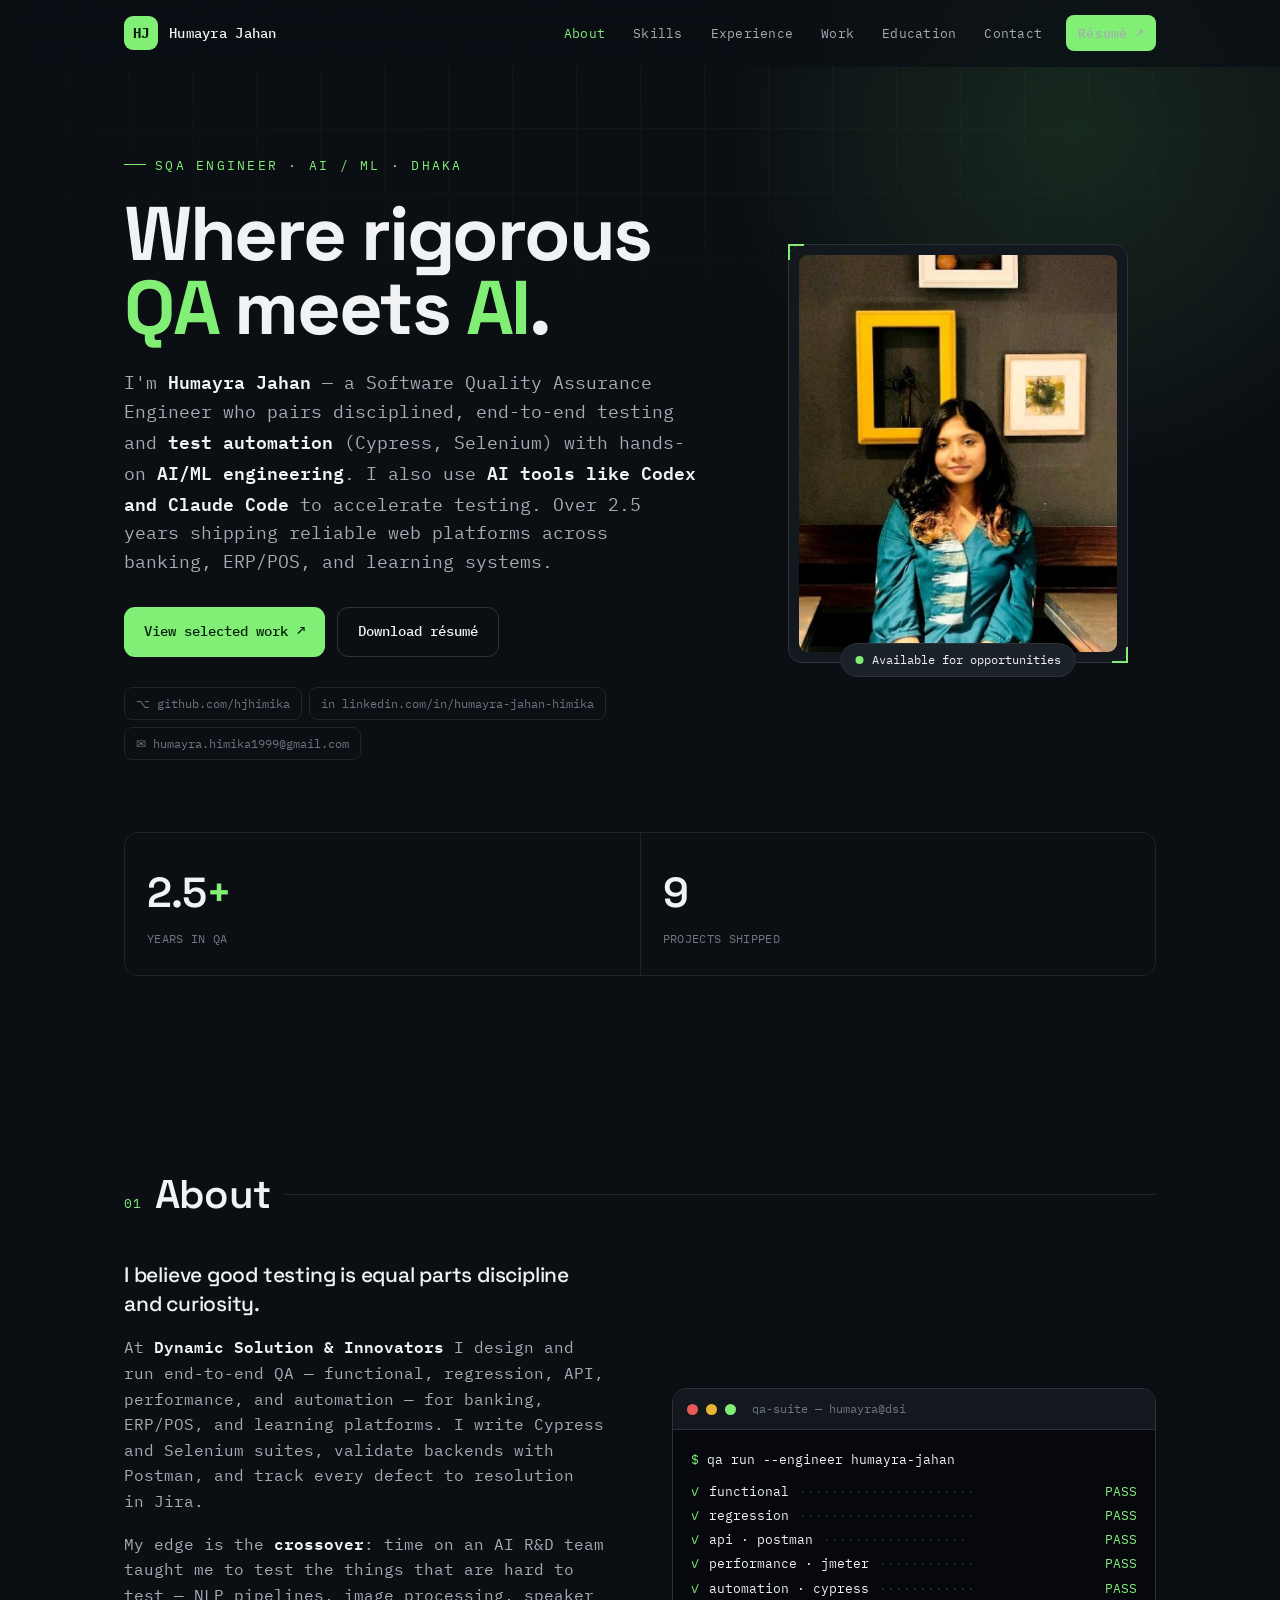
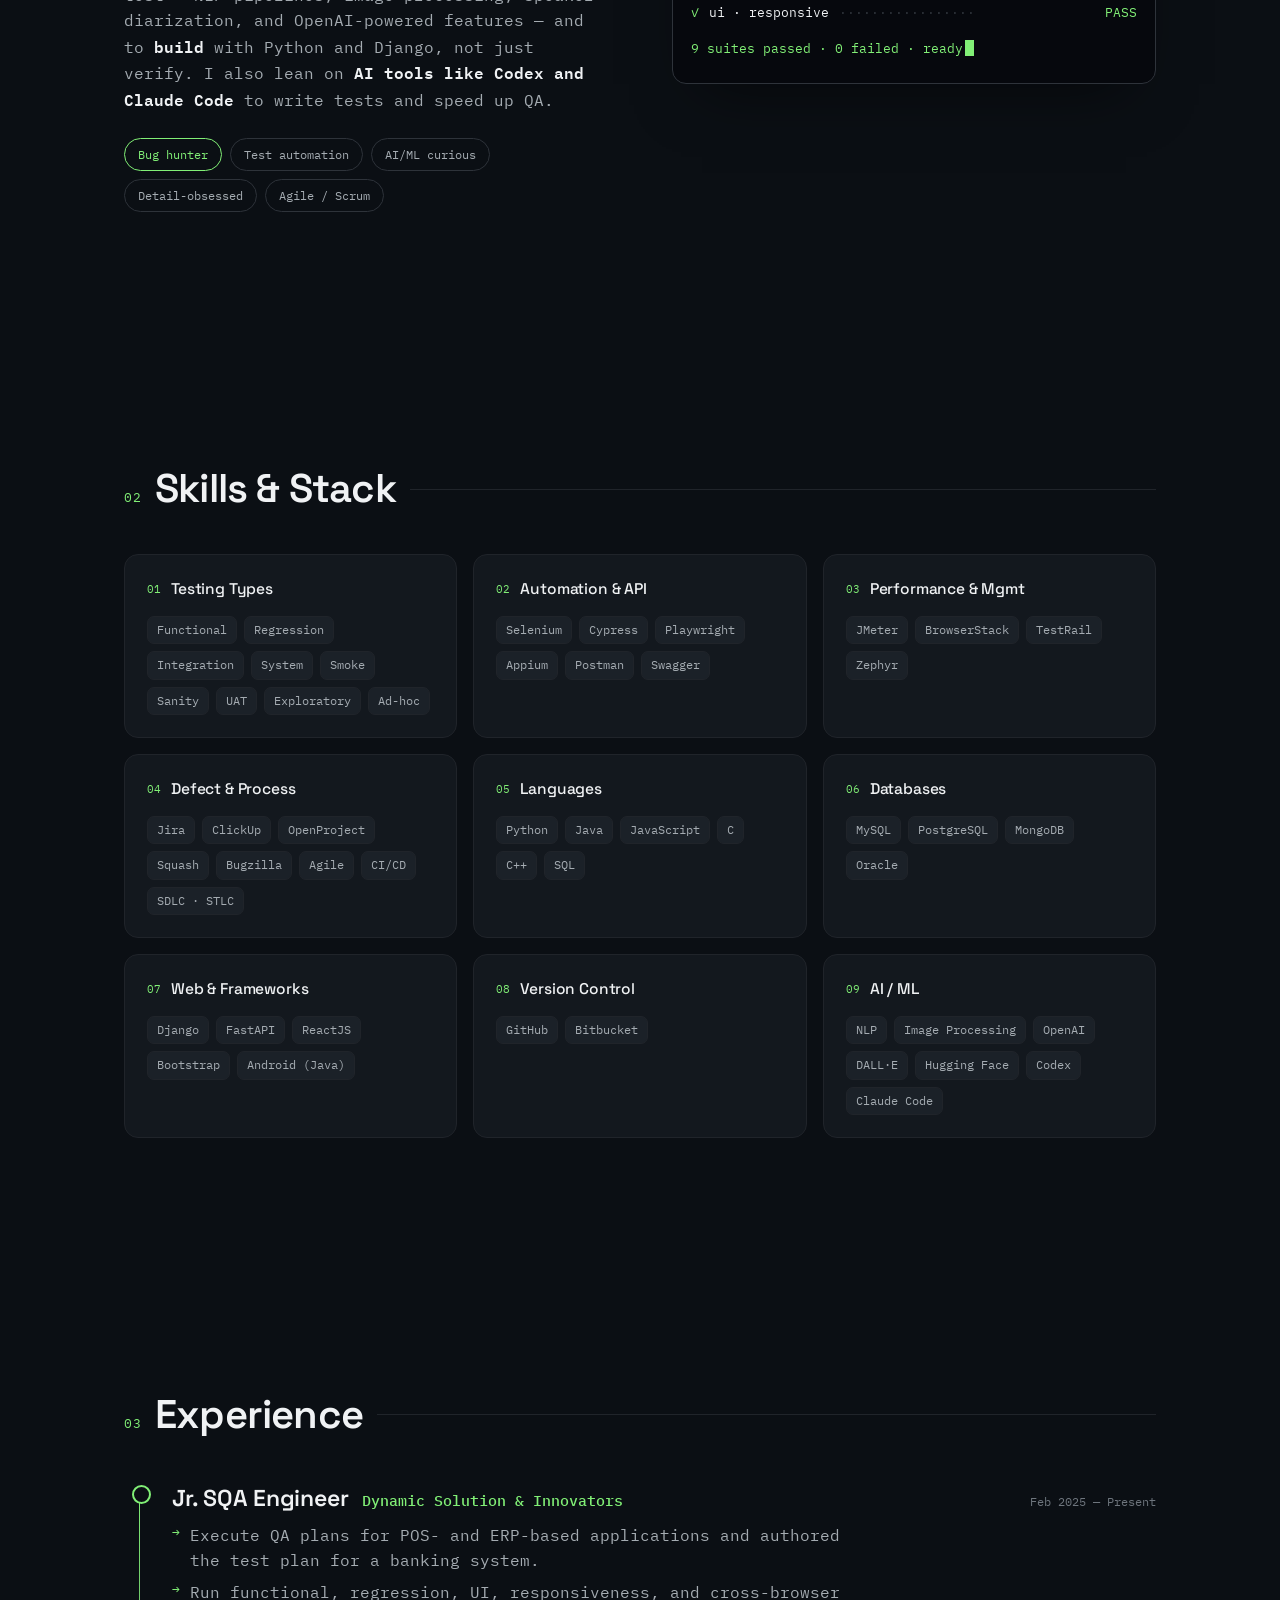
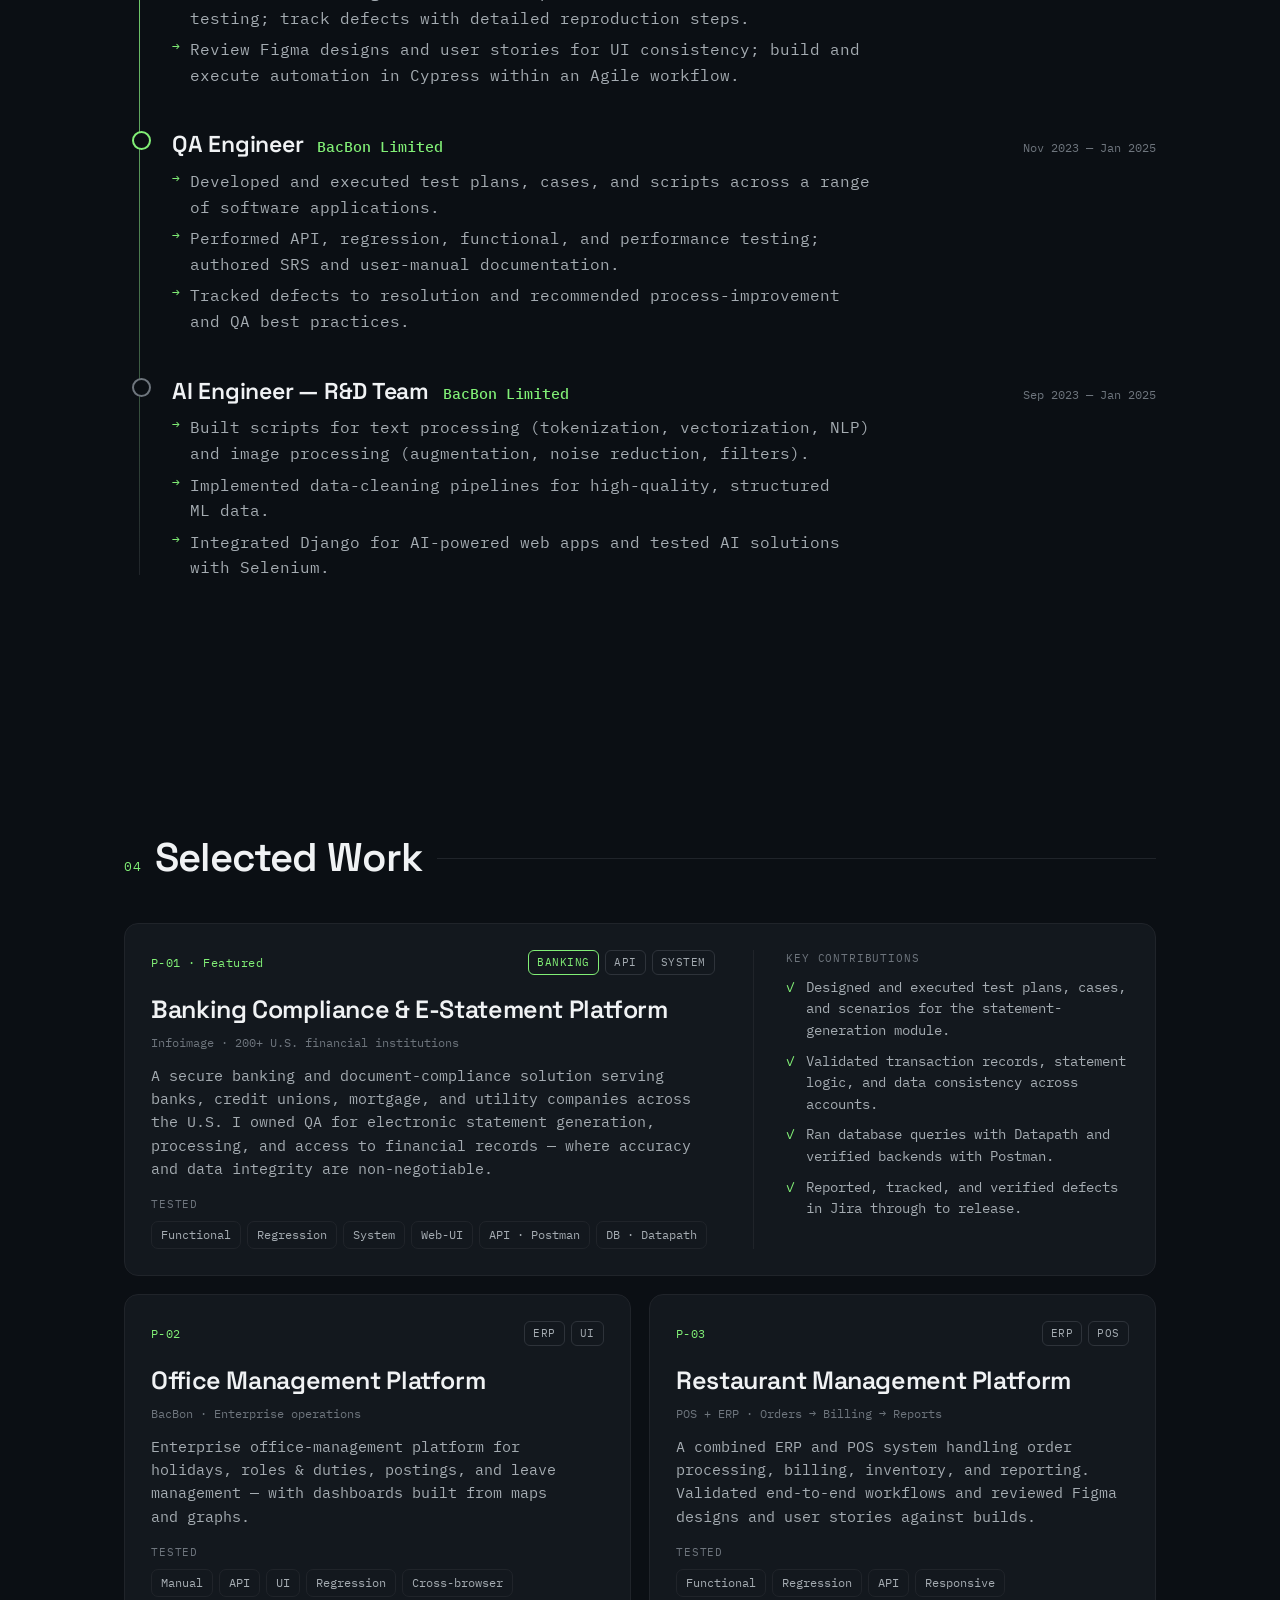
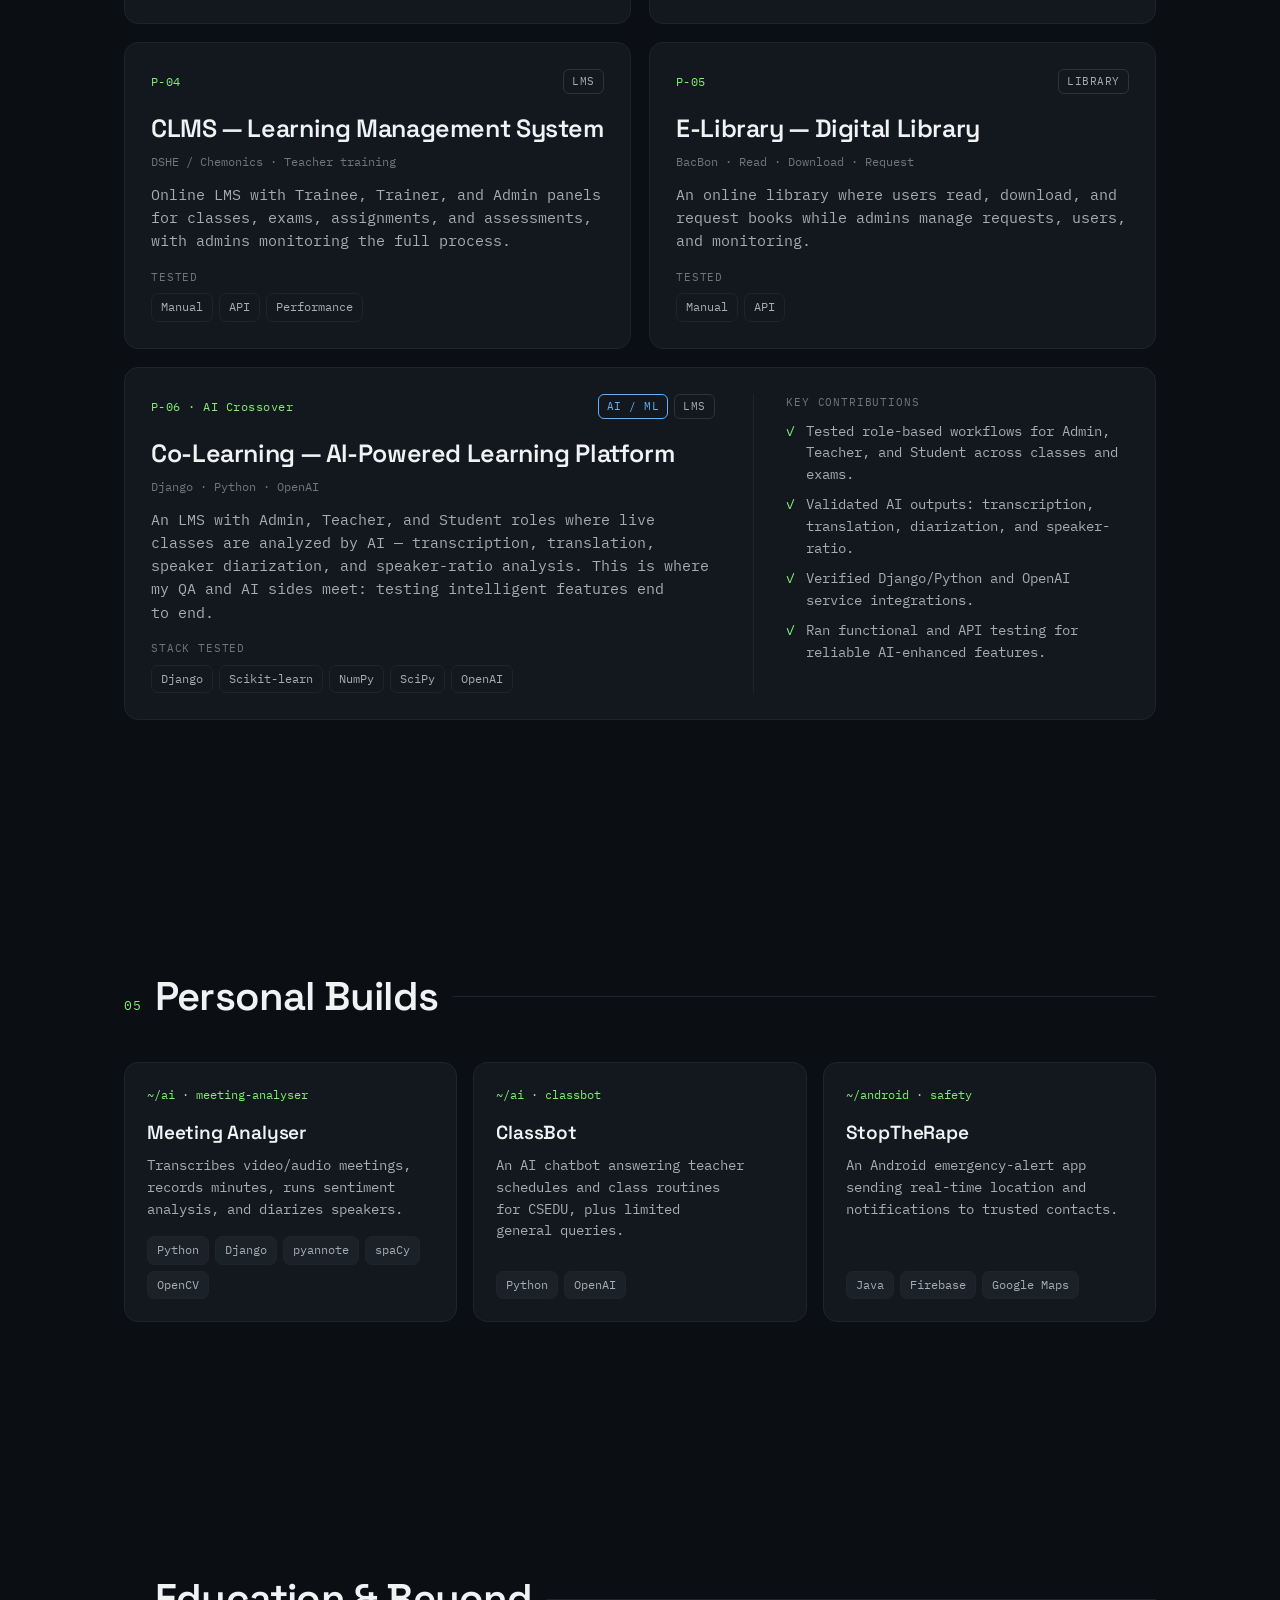
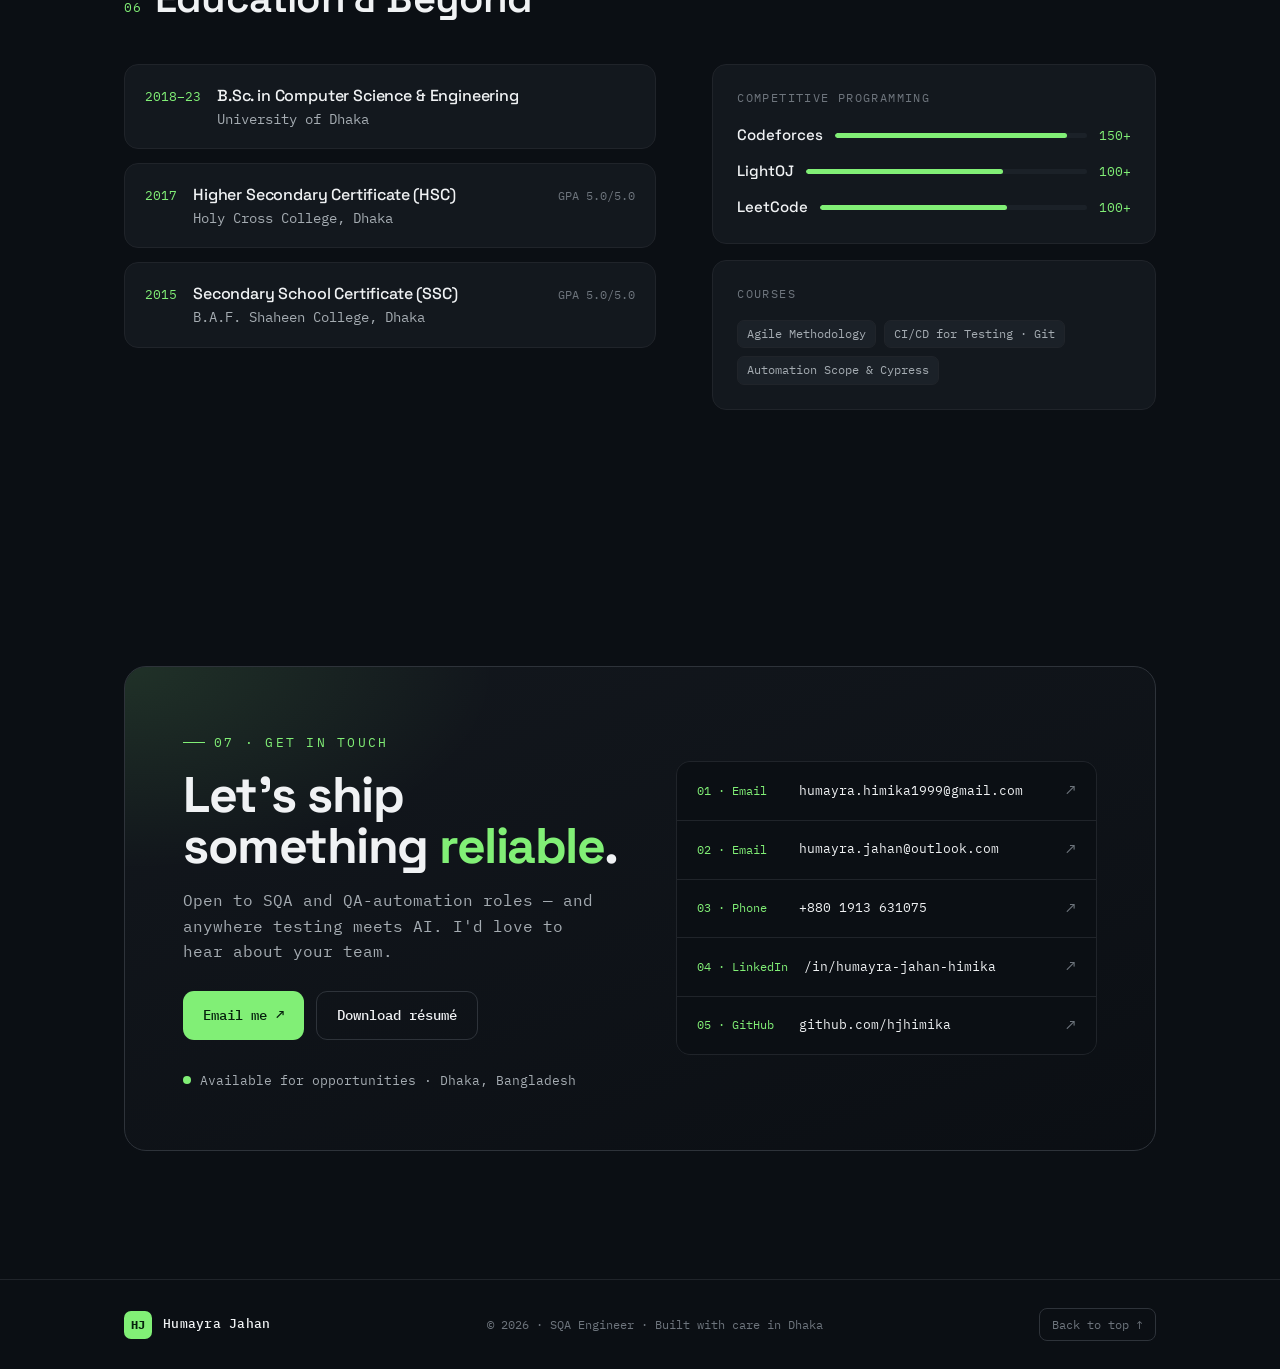
<file: index.html>
<!DOCTYPE html>
<html lang="en">
<head>
<meta charset="UTF-8">
<meta name="viewport" content="width=device-width, initial-scale=1.0">
<title>Humayra Jahan — SQA Engineer</title>
<meta name="description" content="Humayra Jahan — SQA Engineer pairing rigorous end-to-end testing with applied AI/ML. Based in Dhaka.">
<script>document.documentElement.className += ' js';</script>
<link rel="preconnect" href="https://fonts.googleapis.com">
<link rel="preconnect" href="https://fonts.gstatic.com" crossorigin>
<link href="https://fonts.googleapis.com/css2?family=Space+Grotesk:wght@400;500;600;700&family=IBM+Plex+Sans:wght@300;400;500;600&family=IBM+Plex+Mono:wght@400;500;600&display=swap" rel="stylesheet">
<link rel="stylesheet" href="portfolio.css">
</head>
<body style="font-family: &quot;IBM Plex Mono&quot;">

<div class="grid-bg"></div>
<div class="glow"></div>

<!-- ============ NAV ============ -->
<nav class="nav">
  <div class="container nav-inner">
    <a class="brand" href="#top">
      <span class="mono-mark">HJ</span>
      <span class="b-name">Humayra Jahan</span>
    </a>
    <div class="nav-links">
      <a href="#about">About</a>
      <a href="#skills">Skills</a>
      <a href="#experience">Experience</a>
      <a href="#work">Work</a>
      <a href="#education">Education</a>
      <a href="#contact">Contact</a>
      <a class="nav-cta" href="resume.html" target="_blank" rel="noopener">Résumé ↗</a>
    </div>
    <button class="menu-btn" aria-label="Menu">☰</button>
  </div>
</nav>

<main>

  <!-- ============ HERO ============ -->
  <header class="hero container" id="top">
    <div class="hero-grid">
      <div class="hero-text">
        <div class="hero-eyebrow eyebrow reveal">SQA Engineer · AI / ML · Dhaka</div>
        <h1 class="reveal" data-d="1">Where rigorous <span class="grn">QA</span> meets <span class="grn">AI</span>.</h1>
        <p class="hero-lead reveal" data-d="2">I'm <b>Humayra Jahan</b> — a Software Quality Assurance Engineer who pairs disciplined, end-to-end testing and <b>test automation</b> (Cypress, Selenium) with hands-on <b>AI/ML engineering</b>. I also use <b>AI tools like Codex and Claude Code</b> to accelerate testing. Over 2.5 years shipping reliable web platforms across banking, ERP/POS, and learning systems.</p>
        <div class="hero-cta reveal" data-d="3">
          <a class="btn btn-primary" href="#work">View selected work <span class="arrow">↗</span></a>
          <a class="btn btn-ghost" href="resume.html" target="_blank" rel="noopener">Download résumé</a>
        </div>
        <div class="hero-socials reveal" data-d="4">
          <a href="https://github.com/hjhimika" target="_blank" rel="noopener">⌥ github.com/hjhimika</a>
          <a href="https://linkedin.com/in/humayra-jahan-himika/" target="_blank" rel="noopener">in linkedin.com/in/humayra-jahan-himika</a>
          <a href="mailto:humayra.himika1999@gmail.com">✉ humayra.himika1999@gmail.com</a>
        </div>
      </div>

      <div class="hero-photo reveal" data-d="2">
        <div class="photo-frame">
          <img class="portrait" src="assets/humayra-photo.jpg" alt="Humayra Jahan">
        </div>
        <div class="photo-tag"><span class="dot"></span> Available for opportunities</div>
      </div>
    </div>

    <!-- stats -->
    <div class="stats reveal" data-count>
      <div class="stat"><div class="num"><span data-target="2.5" data-dec="1">0</span><span class="grn">+</span></div><div class="lbl">Years in QA</div></div>
      <div class="stat"><div class="num"><span data-target="9">0</span></div><div class="lbl">Projects shipped</div></div>
    </div>
  </header>

  <!-- ============ ABOUT ============ -->
  <section id="about" class="container">
    <div class="sec-head reveal">
      <span class="sec-index">01</span>
      <h2 class="sec-title">About</h2>
      <span class="sec-rule"></span>
    </div>
    <div class="about-grid">
      <div class="about-body reveal">
        <p class="lead">I believe good testing is equal parts discipline and curiosity.</p>
        <p>At <b>Dynamic Solution &amp; Innovators</b> I design and run end-to-end QA — functional, regression, API, performance, and automation — for banking, ERP/POS, and learning platforms. I write Cypress and Selenium suites, validate backends with Postman, and track every defect to resolution in Jira.</p>
        <p>My edge is the <b>crossover</b>: time on an AI R&amp;D team taught me to test the things that are hard to test — NLP pipelines, image processing, speaker diarization, and OpenAI-powered features — and to <b>build</b> with Python and Django, not just verify. I also lean on <b>AI tools like Codex and Claude Code</b> to write tests and speed up QA.</p>
        <div class="about-tags">
          <span class="t grn">Bug hunter</span>
          <span class="t">Test automation</span>
          <span class="t">AI/ML curious</span>
          <span class="t">Detail-obsessed</span>
          <span class="t">Agile / Scrum</span>
        </div>
      </div>
      <div class="terminal reveal" data-d="1">
        <div class="term-bar"><i></i><i></i><i></i><span>qa-suite — humayra@dsi</span></div>
        <div class="term-body">
          <div class="cmd"><span class="pr">$</span> qa run --engineer humayra-jahan</div>
          <div class="term-line"><span class="ok">✓</span><span class="nm">functional</span><span class="dots">······················</span><span class="ok">PASS</span></div>
          <div class="term-line"><span class="ok">✓</span><span class="nm">regression</span><span class="dots">······················</span><span class="ok">PASS</span></div>
          <div class="term-line"><span class="ok">✓</span><span class="nm">api · postman</span><span class="dots">··················</span><span class="ok">PASS</span></div>
          <div class="term-line"><span class="ok">✓</span><span class="nm">performance · jmeter</span><span class="dots">············</span><span class="ok">PASS</span></div>
          <div class="term-line"><span class="ok">✓</span><span class="nm">automation · cypress</span><span class="dots">············</span><span class="ok">PASS</span></div>
          <div class="term-line"><span class="ok">✓</span><span class="nm">ui · responsive</span><span class="dots">·················</span><span class="ok">PASS</span></div>
          <div class="term-pass">9 suites passed · 0 failed · ready<span class="term-cursor"></span></div>
        </div>
      </div>
    </div>
  </section>

  <!-- ============ SKILLS ============ -->
  <section id="skills" class="container">
    <div class="sec-head reveal">
      <span class="sec-index">02</span>
      <h2 class="sec-title">Skills &amp; Stack</h2>
      <span class="sec-rule"></span>
    </div>
    <div class="skills-grid">
      <div class="skill-card reveal"><div class="sc-head"><span class="sc-num">01</span><span class="sc-cat">Testing Types</span></div><div class="chips"><span class="chip">Functional</span><span class="chip">Regression</span><span class="chip">Integration</span><span class="chip">System</span><span class="chip">Smoke</span><span class="chip">Sanity</span><span class="chip">UAT</span><span class="chip">Exploratory</span><span class="chip">Ad-hoc</span></div></div>
      <div class="skill-card reveal" data-d="1"><div class="sc-head"><span class="sc-num">02</span><span class="sc-cat">Automation &amp; API</span></div><div class="chips"><span class="chip">Selenium</span><span class="chip">Cypress</span><span class="chip">Playwright</span><span class="chip">Appium</span><span class="chip">Postman</span><span class="chip">Swagger</span></div></div>
      <div class="skill-card reveal" data-d="2"><div class="sc-head"><span class="sc-num">03</span><span class="sc-cat">Performance &amp; Mgmt</span></div><div class="chips"><span class="chip">JMeter</span><span class="chip">BrowserStack</span><span class="chip">TestRail</span><span class="chip">Zephyr</span></div></div>
      <div class="skill-card reveal"><div class="sc-head"><span class="sc-num">04</span><span class="sc-cat">Defect &amp; Process</span></div><div class="chips"><span class="chip">Jira</span><span class="chip">ClickUp</span><span class="chip">OpenProject</span><span class="chip">Squash</span><span class="chip">Bugzilla</span><span class="chip">Agile</span><span class="chip">CI/CD</span><span class="chip">SDLC · STLC</span></div></div>
      <div class="skill-card reveal" data-d="1"><div class="sc-head"><span class="sc-num">05</span><span class="sc-cat">Languages</span></div><div class="chips"><span class="chip">Python</span><span class="chip">Java</span><span class="chip">JavaScript</span><span class="chip">C</span><span class="chip">C++</span><span class="chip">SQL</span></div></div>
      <div class="skill-card reveal" data-d="2"><div class="sc-head"><span class="sc-num">06</span><span class="sc-cat">Databases</span></div><div class="chips"><span class="chip">MySQL</span><span class="chip">PostgreSQL</span><span class="chip">MongoDB</span><span class="chip">Oracle</span></div></div>
      <div class="skill-card reveal"><div class="sc-head"><span class="sc-num">07</span><span class="sc-cat">Web &amp; Frameworks</span></div><div class="chips"><span class="chip">Django</span><span class="chip">FastAPI</span><span class="chip">ReactJS</span><span class="chip">Bootstrap</span><span class="chip">Android (Java)</span></div></div>
      <div class="skill-card reveal" data-d="1"><div class="sc-head"><span class="sc-num">08</span><span class="sc-cat">Version Control</span></div><div class="chips"><span class="chip">GitHub</span><span class="chip">Bitbucket</span></div></div>
      <div class="skill-card reveal" data-d="2"><div class="sc-head"><span class="sc-num">09</span><span class="sc-cat">AI / ML</span></div><div class="chips"><span class="chip">NLP</span><span class="chip">Image Processing</span><span class="chip">OpenAI</span><span class="chip">DALL·E</span><span class="chip">Hugging Face</span><span class="chip">Codex</span><span class="chip">Claude Code</span></div></div>
    </div>
  </section>

  <!-- ============ EXPERIENCE ============ -->
  <section id="experience" class="container">
    <div class="sec-head reveal">
      <span class="sec-index">03</span>
      <h2 class="sec-title">Experience</h2>
      <span class="sec-rule"></span>
    </div>
    <div class="timeline">
      <div class="tl-item reveal">
        <div class="tl-head">
          <span class="tl-role">Jr. SQA Engineer</span>
          <span class="tl-co">Dynamic Solution &amp; Innovators</span>
          <span class="tl-date">Feb 2025 — Present</span>
        </div>
        <ul class="tl-body">
          <li>Execute QA plans for POS- and ERP-based applications and authored the test plan for a banking system.</li>
          <li>Run functional, regression, UI, responsiveness, and cross-browser testing; track defects with detailed reproduction steps.</li>
          <li>Review Figma designs and user stories for UI consistency; build and execute automation in Cypress within an Agile workflow.</li>
        </ul>
      </div>
      <div class="tl-item reveal">
        <div class="tl-head">
          <span class="tl-role">QA Engineer</span>
          <span class="tl-co">BacBon Limited</span>
          <span class="tl-date">Nov 2023 — Jan 2025</span>
        </div>
        <ul class="tl-body">
          <li>Developed and executed test plans, cases, and scripts across a range of software applications.</li>
          <li>Performed API, regression, functional, and performance testing; authored SRS and user-manual documentation.</li>
          <li>Tracked defects to resolution and recommended process-improvement and QA best practices.</li>
        </ul>
      </div>
      <div class="tl-item dim reveal">
        <div class="tl-head">
          <span class="tl-role">AI Engineer — R&amp;D Team</span>
          <span class="tl-co">BacBon Limited</span>
          <span class="tl-date">Sep 2023 — Jan 2025</span>
        </div>
        <ul class="tl-body">
          <li>Built scripts for text processing (tokenization, vectorization, NLP) and image processing (augmentation, noise reduction, filters).</li>
          <li>Implemented data-cleaning pipelines for high-quality, structured ML data.</li>
          <li>Integrated Django for AI-powered web apps and tested AI solutions with Selenium.</li>
        </ul>
      </div>
    </div>
  </section>

  <!-- ============ WORK (QA PROJECTS) ============ -->
  <section id="work" class="container">
    <div class="sec-head reveal">
      <span class="sec-index">04</span>
      <h2 class="sec-title">Selected Work</h2>
      <span class="sec-rule"></span>
    </div>
    <div class="proj-grid">

      <!-- Feature: Banking -->
      <article class="proj-card feature reveal">
        <div class="feature-inner">
          <div>
            <div class="proj-top">
              <span class="proj-id">P-01 · Featured</span>
              <div class="proj-tags"><span class="tag grn">Banking</span><span class="tag">API</span><span class="tag">System</span></div>
            </div>
            <h3 class="proj-name">Banking Compliance &amp; E-Statement Platform</h3>
            <div class="proj-meta">Infoimage · 200+ U.S. financial institutions</div>
            <p class="proj-desc">A secure banking and document-compliance solution serving banks, credit unions, mortgage, and utility companies across the U.S. I owned QA for electronic statement generation, processing, and access to financial records — where accuracy and data integrity are non-negotiable.</p>
            <div class="proj-foot">
              <div class="lbl">Tested</div>
              <div class="stack-row"><span class="chip">Functional</span><span class="chip">Regression</span><span class="chip">System</span><span class="chip">Web-UI</span><span class="chip">API · Postman</span><span class="chip">DB · Datapath</span></div>
            </div>
          </div>
          <div class="feature-side">
            <div class="lbl">Key contributions</div>
            <ul>
              <li>Designed and executed test plans, cases, and scenarios for the statement-generation module.</li>
              <li>Validated transaction records, statement logic, and data consistency across accounts.</li>
              <li>Ran database queries with Datapath and verified backends with Postman.</li>
              <li>Reported, tracked, and verified defects in Jira through to release.</li>
            </ul>
          </div>
        </div>
      </article>

      <!-- Card: ERP Office -->
      <article class="proj-card reveal">
        <div class="proj-top"><span class="proj-id">P-02</span><div class="proj-tags"><span class="tag">ERP</span><span class="tag">UI</span></div></div>
        <h3 class="proj-name">Office Management Platform</h3>
        <div class="proj-meta">BacBon · Enterprise operations</div>
        <p class="proj-desc">Enterprise office-management platform for holidays, roles &amp; duties, postings, and leave management — with dashboards built from maps and graphs.</p>
        <div class="proj-foot"><div class="lbl">Tested</div><div class="stack-row"><span class="chip">Manual</span><span class="chip">API</span><span class="chip">UI</span><span class="chip">Regression</span><span class="chip">Cross-browser</span></div></div>
      </article>

      <!-- Card: Restaurant -->
      <article class="proj-card reveal" data-d="1">
        <div class="proj-top"><span class="proj-id">P-03</span><div class="proj-tags"><span class="tag">ERP</span><span class="tag">POS</span></div></div>
        <h3 class="proj-name">Restaurant Management Platform</h3>
        <div class="proj-meta">POS + ERP · Orders → Billing → Reports</div>
        <p class="proj-desc">A combined ERP and POS system handling order processing, billing, inventory, and reporting. Validated end-to-end workflows and reviewed Figma designs and user stories against builds.</p>
        <div class="proj-foot"><div class="lbl">Tested</div><div class="stack-row"><span class="chip">Functional</span><span class="chip">Regression</span><span class="chip">API</span><span class="chip">Responsive</span></div></div>
      </article>

      <!-- Card: CLMS -->
      <article class="proj-card reveal">
        <div class="proj-top"><span class="proj-id">P-04</span><div class="proj-tags"><span class="tag">LMS</span></div></div>
        <h3 class="proj-name">CLMS — Learning Management System</h3>
        <div class="proj-meta">DSHE / Chemonics · Teacher training</div>
        <p class="proj-desc">Online LMS with Trainee, Trainer, and Admin panels for classes, exams, assignments, and assessments, with admins monitoring the full process.</p>
        <div class="proj-foot"><div class="lbl">Tested</div><div class="stack-row"><span class="chip">Manual</span><span class="chip">API</span><span class="chip">Performance</span></div></div>
      </article>

      <!-- Card: E-Library -->
      <article class="proj-card reveal" data-d="1">
        <div class="proj-top"><span class="proj-id">P-05</span><div class="proj-tags"><span class="tag">Library</span></div></div>
        <h3 class="proj-name">E-Library — Digital Library</h3>
        <div class="proj-meta">BacBon · Read · Download · Request</div>
        <p class="proj-desc">An online library where users read, download, and request books while admins manage requests, users, and monitoring.</p>
        <div class="proj-foot"><div class="lbl">Tested</div><div class="stack-row"><span class="chip">Manual</span><span class="chip">API</span></div></div>
      </article>

      <!-- Feature: Co-Learning (AI) -->
      <article class="proj-card feature reveal">
        <div class="feature-inner">
          <div>
            <div class="proj-top">
              <span class="proj-id">P-06 · AI Crossover</span>
              <div class="proj-tags"><span class="tag ai">AI / ML</span><span class="tag">LMS</span></div>
            </div>
            <h3 class="proj-name">Co-Learning — AI-Powered Learning Platform</h3>
            <div class="proj-meta">Django · Python · OpenAI</div>
            <p class="proj-desc">An LMS with Admin, Teacher, and Student roles where live classes are analyzed by AI — transcription, translation, speaker diarization, and speaker-ratio analysis. This is where my QA and AI sides meet: testing intelligent features end to end.</p>
            <div class="proj-foot">
              <div class="lbl">Stack tested</div>
              <div class="stack-row"><span class="chip">Django</span><span class="chip">Scikit-learn</span><span class="chip">NumPy</span><span class="chip">SciPy</span><span class="chip">OpenAI</span></div>
            </div>
          </div>
          <div class="feature-side">
            <div class="lbl">Key contributions</div>
            <ul>
              <li>Tested role-based workflows for Admin, Teacher, and Student across classes and exams.</li>
              <li>Validated AI outputs: transcription, translation, diarization, and speaker-ratio.</li>
              <li>Verified Django/Python and OpenAI service integrations.</li>
              <li>Ran functional and API testing for reliable AI-enhanced features.</li>
            </ul>
          </div>
        </div>
      </article>

    </div>
  </section>

  <!-- ============ PERSONAL PROJECTS ============ -->
  <section id="personal" class="container">
    <div class="sec-head reveal">
      <span class="sec-index">05</span>
      <h2 class="sec-title">Personal Builds</h2>
      <span class="sec-rule"></span>
    </div>
    <div class="pp-grid">
      <a class="pp-card reveal" href="https://github.com/hjhimika" target="_blank" rel="noopener">
        <div class="pp-icon">~/ai · meeting-analyser</div>
        <div class="pp-name">Meeting Analyser</div>
        <div class="pp-desc">Transcribes video/audio meetings, records minutes, runs sentiment analysis, and diarizes speakers.</div>
        <div class="pp-stack"><span class="chip">Python</span><span class="chip">Django</span><span class="chip">pyannote</span><span class="chip">spaCy</span><span class="chip">OpenCV</span></div>
      </a>
      <a class="pp-card reveal" data-d="1" href="https://github.com/hjhimika" target="_blank" rel="noopener">
        <div class="pp-icon">~/ai · classbot</div>
        <div class="pp-name">ClassBot</div>
        <div class="pp-desc">An AI chatbot answering teacher schedules and class routines for CSEDU, plus limited general queries.</div>
        <div class="pp-stack"><span class="chip">Python</span><span class="chip">OpenAI</span></div>
      </a>
      <a class="pp-card reveal" data-d="2" href="https://github.com/hjhimika" target="_blank" rel="noopener">
        <div class="pp-icon">~/android · safety</div>
        <div class="pp-name">StopTheRape</div>
        <div class="pp-desc">An Android emergency-alert app sending real-time location and notifications to trusted contacts.</div>
        <div class="pp-stack"><span class="chip">Java</span><span class="chip">Firebase</span><span class="chip">Google Maps</span></div>
      </a>
    </div>
  </section>

  <!-- ============ EDUCATION & BEYOND ============ -->
  <section id="education" class="container">
    <div class="sec-head reveal">
      <span class="sec-index">06</span>
      <h2 class="sec-title">Education &amp; Beyond</h2>
      <span class="sec-rule"></span>
    </div>
    <div class="edu-grid">
      <div class="edu-list reveal">
        <div class="edu-item">
          <span class="edu-year">2018–23</span>
          <div><div class="edu-deg">B.Sc. in Computer Science &amp; Engineering</div><div class="edu-school">University of Dhaka</div></div>
        </div>
        <div class="edu-item">
          <span class="edu-year">2017</span>
          <div><div class="edu-deg">Higher Secondary Certificate (HSC)</div><div class="edu-school">Holy Cross College, Dhaka</div></div>
          <span class="edu-gpa">GPA 5.0/5.0</span>
        </div>
        <div class="edu-item">
          <span class="edu-year">2015</span>
          <div><div class="edu-deg">Secondary School Certificate (SSC)</div><div class="edu-school">B.A.F. Shaheen College, Dhaka</div></div>
          <span class="edu-gpa">GPA 5.0/5.0</span>
        </div>
      </div>

      <div class="reveal" data-d="1" data-bars>
        <div class="panel">
          <div class="panel-title">Competitive Programming</div>
          <div class="judge-row">
            <div class="judge"><span class="jn">Codeforces</span><span class="jbar"><i data-w="92"></i></span><span class="jv">150+</span></div>
            <div class="judge"><span class="jn">LightOJ</span><span class="jbar"><i data-w="70"></i></span><span class="jv">100+</span></div>
            <div class="judge"><span class="jn">LeetCode</span><span class="jbar"><i data-w="70"></i></span><span class="jv">100+</span></div>
          </div>
        </div>
        <div class="panel">
          <div class="panel-title">Courses</div>
          <div class="course-list"><span class="chip">Agile Methodology</span><span class="chip">CI/CD for Testing · Git</span><span class="chip">Automation Scope &amp; Cypress</span></div>
        </div>
      </div>
    </div>
  </section>

  <!-- ============ CONTACT ============ -->
  <section id="contact" class="container contact">
    <div class="contact-shell reveal">
      <div class="contact-left">
        <div class="eyebrow">07 · Get in touch</div>
        <h2>Let's ship something <span class="grn">reliable</span>.</h2>
        <p>Open to SQA and QA-automation roles — and anywhere testing meets AI. I'd love to hear about your team.</p>
        <div class="contact-actions">
          <a class="btn btn-primary" href="mailto:humayra.himika1999@gmail.com">Email me <span class="arrow">↗</span></a>
          <a class="btn btn-ghost" href="resume.html" target="_blank" rel="noopener">Download résumé</a>
        </div>
        <div class="avail"><span class="dot"></span> Available for opportunities · Dhaka, Bangladesh</div>
      </div>

      <div class="contact-right">
        <a class="dir-row" href="mailto:humayra.himika1999@gmail.com">
          <span class="dir-k">01 · Email</span>
          <span class="dir-v">humayra.himika1999@gmail.com</span>
          <span class="dir-go">↗</span>
        </a>
        <a class="dir-row" href="mailto:humayra.jahan@outlook.com">
          <span class="dir-k">02 · Email</span>
          <span class="dir-v">humayra.jahan@outlook.com</span>
          <span class="dir-go">↗</span>
        </a>
        <a class="dir-row" href="tel:+8801913631075">
          <span class="dir-k">03 · Phone</span>
          <span class="dir-v">+880 1913 631075</span>
          <span class="dir-go">↗</span>
        </a>
        <a class="dir-row" href="https://linkedin.com/in/humayra-jahan-himika/" target="_blank" rel="noopener">
          <span class="dir-k">04 · LinkedIn</span>
          <span class="dir-v">/in/humayra-jahan-himika</span>
          <span class="dir-go">↗</span>
        </a>
        <a class="dir-row" href="https://github.com/hjhimika" target="_blank" rel="noopener">
          <span class="dir-k">05 · GitHub</span>
          <span class="dir-v">github.com/hjhimika</span>
          <span class="dir-go">↗</span>
        </a>
      </div>
    </div>
  </section>

</main>

<footer class="footer">
  <div class="container footer-inner">
    <span class="brand"><span class="mono-mark">HJ</span><span class="b-name">Humayra Jahan</span></span>
    <span class="foot-mid">© <span id="yr">2026</span> · SQA Engineer · Built with care in Dhaka</span>
    <a class="to-top" href="#top">Back to top ↑</a>
  </div>
</footer>

<script src="portfolio.js"></script>
</body>
</html>
</file>
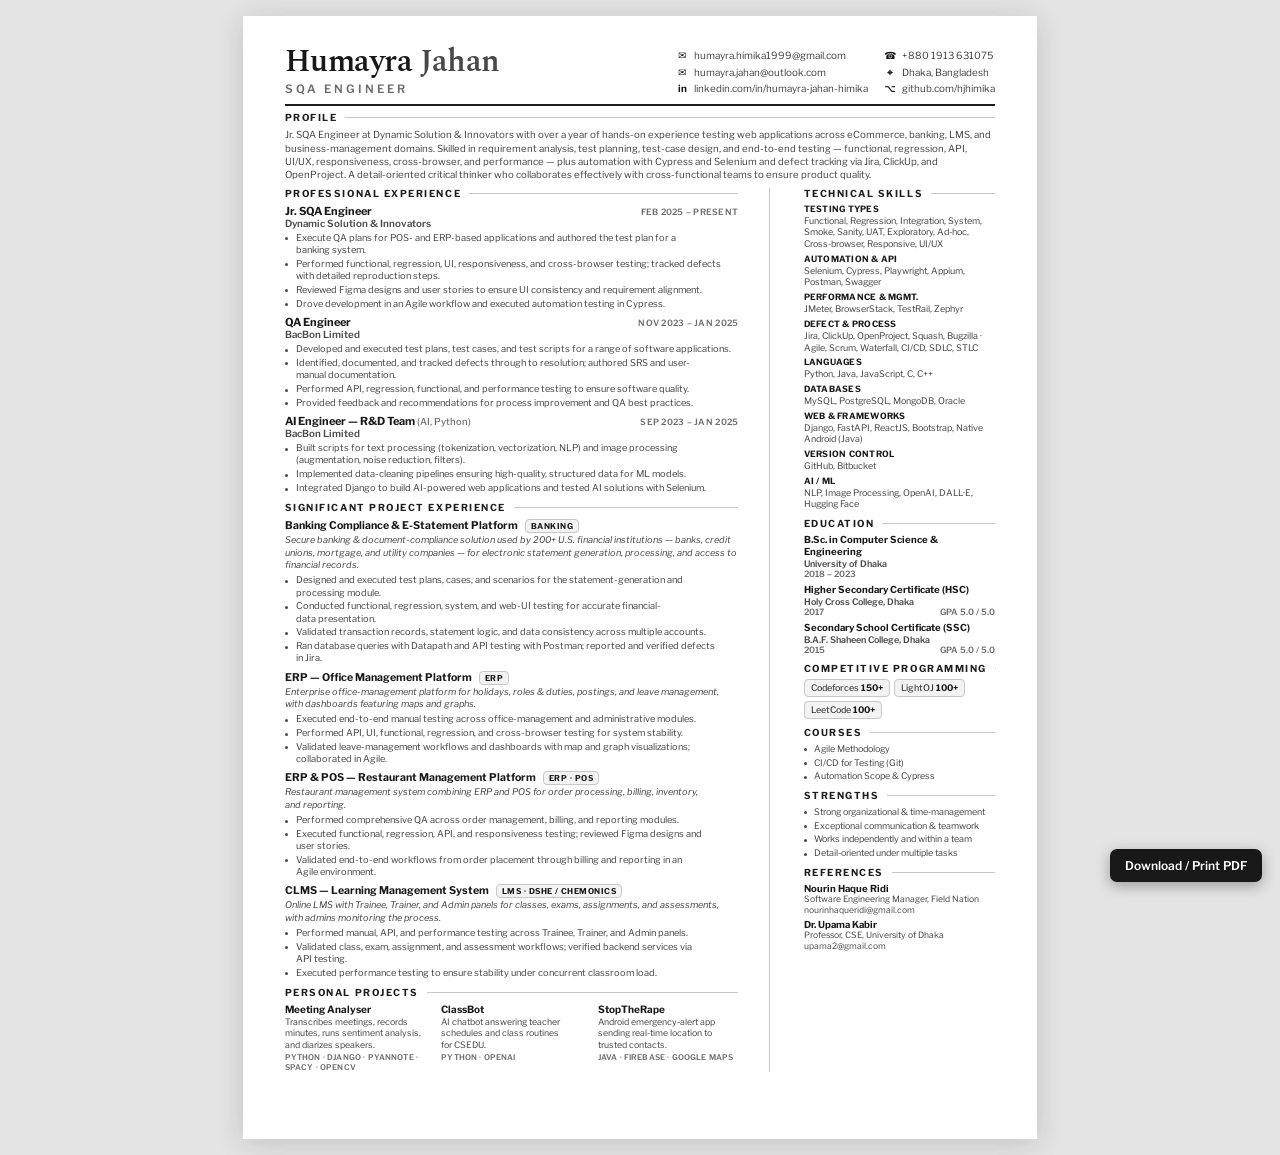
<file: resume.html>
<!DOCTYPE html>
<html lang="en">
<head>
<meta charset="UTF-8">
<meta name="viewport" content="width=device-width, initial-scale=1.0">
<title>Humayra Jahan — Resume</title>
<link rel="preconnect" href="https://fonts.googleapis.com">
<link rel="preconnect" href="https://fonts.gstatic.com" crossorigin>
<link href="https://fonts.googleapis.com/css2?family=Spectral:ital,wght@0,400;0,500;0,600;0,700&family=Libre+Franklin:wght@300;400;500;600;700&display=swap" rel="stylesheet">
<style>
  :root{
    --ink:        oklch(0.21 0 0);
    --ink-soft:   oklch(0.37 0 0);
    --ink-faint:  oklch(0.53 0 0);
    --accent:     oklch(0.23 0 0);
    --accent-2:   oklch(0.40 0 0);
    --rule:       oklch(0.83 0 0);
    --rule-soft:  oklch(0.90 0 0);
    --tint:       oklch(0.965 0 0);
    --paper:      #ffffff;
    --sans: "Libre Franklin", system-ui, sans-serif;
    --serif: "Spectral", Georgia, serif;
  }
  *{ box-sizing:border-box; margin:0; padding:0; }
  html,body{
    background: oklch(0.92 0 0);
    font-family: var(--sans);
    color: var(--ink);
    -webkit-font-smoothing: antialiased;
    text-rendering: optimizeLegibility;
  }

  .page{
    width: 210mm;
    min-height: 297mm;
    margin: 16px auto;
    background: var(--paper);
    box-shadow: 0 4px 26px oklch(0.2 0 0 / 0.16);
    padding: 8mm 11mm 7mm;
    position: relative;
  }

  /* ---------- Header ---------- */
  header{
    display:flex;
    justify-content:space-between;
    align-items:flex-end;
    gap: 22px;
    padding-bottom: 8px;
    border-bottom: 2px solid var(--accent);
  }
  .head-left{ flex-shrink:0; }
  .name{
    font-family: var(--serif);
    font-weight: 600;
    font-size: 31px;
    line-height: 1.0;
    letter-spacing: -0.015em;
    white-space: nowrap;
  }
  .name .last{ color: var(--accent-2); }
  .role{
    margin-top: 5px;
    font-size: 11.5px;
    font-weight: 600;
    letter-spacing: 0.26em;
    text-transform: uppercase;
    color: var(--ink-faint);
  }
  .contact{
    display:grid;
    grid-template-columns:auto auto;
    gap: 1px 16px;
    justify-content:end;
    font-size: 9.9px;
    line-height: 1.55;
    color: var(--ink-soft);
    text-align:left;
  }
  .contact a{ color: var(--ink-soft); text-decoration:none; }
  .contact .c{ white-space:nowrap; }
  .contact .lbl{
    display:inline-block; width: 12px; color: var(--ink);
    font-weight:700; text-align:center; margin-right: 6px;
  }

  /* ---------- Body grid ---------- */
  .profile-full{ margin-top: 6px; }
  .body{
    display:grid;
    grid-template-columns: 1fr 60mm;
    gap: 0 8mm;
    margin-top: 6px;
  }
  .sidebar{ padding-left: 9mm; border-left: 1px solid var(--rule); }

  /* ---------- Section title ---------- */
  .sec{ break-inside: avoid; }
  .main > .sec{ margin-top: 8px; }
  .main > .sec:first-child{ margin-top: 0; }
  .sidebar > .sec{ margin-top: 8px; }
  .sidebar > .sec:first-child{ margin-top: 0; }
  .sec-title{
    font-size: 9.6px;
    font-weight: 700;
    letter-spacing: 0.16em;
    text-transform: uppercase;
    color: var(--accent);
    margin-bottom: 5px;
    display:flex; align-items:center; gap: 8px;
  }
  .sec-title::after{ content:""; flex:1; height:1px; background: var(--rule); }

  /* ---------- Profile ---------- */
  .summary{
    font-size: 9.7px;
    line-height: 1.38;
    color: var(--ink-soft);
    text-wrap: pretty;
  }

  /* ---------- Experience ---------- */
  .job{ margin-top: 6px; break-inside: avoid; }
  .job:first-of-type{ margin-top: 1px; }
  .job-head{ display:flex; justify-content:space-between; align-items:baseline; gap:12px; }
  .job-title{ font-size: 11px; font-weight:700; color:var(--ink); line-height:1.2; }
  .job-co{ font-size: 9.8px; font-weight:600; color: var(--accent-2); }
  .job-dates{
    font-size: 8.6px; font-weight:600; letter-spacing:0.03em;
    color: var(--ink-faint); white-space:nowrap; text-transform:uppercase;
  }
  ul.bullets{ list-style:none; margin-top: 3px; }
  ul.bullets li{
    position: relative; padding-left: 11px;
    font-size: 9.3px; line-height: 1.32; color: var(--ink-soft);
    margin-bottom: 1.5px; text-wrap: pretty;
  }
  ul.bullets li::before{
    content:""; position:absolute; left:0; top:5.5px;
    width: 3px; height: 3px; border-radius:50%; background: var(--accent-2);
  }

  /* ---------- Projects ---------- */
  .proj{ margin-top: 6px; break-inside: avoid; }
  .proj:first-of-type{ margin-top: 1px; }
  .proj-head{ display:flex; align-items:baseline; gap: 7px; flex-wrap:wrap; }
  .proj-name{ font-size: 10.6px; font-weight:700; color:var(--ink); }
  .proj-tag{
    font-size: 8px; font-weight:700; letter-spacing:0.06em; color:var(--ink);
    text-transform:uppercase; border:1px solid var(--rule); background: var(--tint);
    border-radius:4px; padding:1px 5px; white-space:nowrap;
  }
  .proj-desc{
    font-size: 9.2px; line-height: 1.34; color: var(--ink-soft);
    font-style: italic; margin: 1px 0 2px; text-wrap: pretty;
  }

  /* ---------- Personal projects ---------- */
  .pp-grid{ display:grid; grid-template-columns: repeat(3,1fr); gap: 0 16px; }
  .pp{ break-inside: avoid; }
  .pp-name{ font-size: 10px; font-weight:700; color:var(--ink); }
  .pp-desc{ font-size: 8.8px; line-height:1.3; color:var(--ink-soft); margin-top:1px; text-wrap:pretty; }
  .pp-stack{ font-size: 7.8px; letter-spacing:0.02em; color: var(--ink-faint); font-weight:600; margin-top:2px; text-transform:uppercase; }

  /* ---------- Sidebar: skills ---------- */
  .skill{ margin-bottom: 4px; }
  .skill:last-child{ margin-bottom:0; }
  .skill-cat{
    font-size: 8.6px; font-weight:700; letter-spacing:0.03em;
    text-transform:uppercase; color: var(--ink); margin-bottom: 1px;
  }
  .skill-val{ font-size: 9px; line-height: 1.3; color: var(--ink-soft); }

  /* ---------- Sidebar: education ---------- */
  .edu{ margin-bottom: 5px; }
  .edu:last-child{ margin-bottom:0; }
  .edu-deg{ font-size: 9.6px; font-weight:700; color:var(--ink); line-height:1.24; }
  .edu-school{ font-size: 9px; color: var(--accent-2); font-weight:600; margin-top:0; }
  .edu-meta{ display:flex; justify-content:space-between; gap:8px; margin-top:0; font-size:8.6px; color:var(--ink-faint); font-weight:600; }

  .mini{ list-style:none; }
  .mini li{
    font-size: 9px; line-height: 1.3; color: var(--ink-soft);
    padding-left: 10px; position: relative; margin-bottom: 2px;
  }
  .mini li::before{
    content:""; position:absolute; left:0; top:5.5px;
    width:3px; height:3px; border-radius:50%; background: var(--accent-2);
  }

  .judge{ display:flex; flex-wrap:wrap; gap:4px; }
  .chip{
    font-size: 9px; font-weight:500; color: var(--ink-soft);
    background: var(--tint); border:1px solid var(--rule);
    border-radius:4px; padding:2px 6px; line-height:1.35;
  }
  .chip b{ color: var(--ink); font-weight:700; }

  .ref{ margin-bottom: 4px; }
  .ref:last-child{ margin-bottom:0; }
  .ref-name{ font-size: 9.6px; font-weight:700; color: var(--ink); }
  .ref-role{ font-size: 8.6px; color: var(--ink-soft); margin-top:0; line-height:1.3; }
  .ref-mail{ font-size: 8.6px; color: var(--accent-2); margin-top:0; }

  /* ---------- Print ---------- */
  @page{ size: A4; margin: 8mm 11mm; }
  @media print{
    html,body{ background:#fff; }
    .page{ width:auto; min-height:0; margin:0; padding:0; box-shadow:none; }
    .toolbar{ display:none !important; }
    .body{ gap: 0 8mm; }
  }

  /* ---------- Toolbar ---------- */
  .toolbar{ position: fixed; bottom: 18px; right: 18px; z-index: 50; }
  .toolbar button{
    font-family: var(--sans); font-size: 12px; font-weight:600; color:#fff;
    background: var(--ink); border:none; border-radius: 7px; padding: 9px 15px;
    cursor:pointer; box-shadow: 0 4px 14px oklch(0.2 0 0 / 0.35);
  }
  .toolbar button:hover{ background:#000; }
</style>
</head>
<body>

<div class="page" data-screen-label="Resume">

  <header>
    <div class="head-left">
      <h1 class="name">Humayra <span class="last">Jahan</span></h1>
      <div class="role">SQA Engineer</div>
    </div>
    <div class="contact">
      <span class="c"><span class="lbl">✉</span><a href="mailto:humayra.himika1999@gmail.com">humayra.himika1999@gmail.com</a></span>
      <span class="c"><span class="lbl">☎</span>+880 1913 631075</span>
      <span class="c"><span class="lbl">✉</span><a href="mailto:humayra.jahan@outlook.com">humayra.jahan@outlook.com</a></span>
      <span class="c"><span class="lbl">⌖</span>Dhaka, Bangladesh</span>
      <span class="c"><span class="lbl">in</span><a href="https://linkedin.com/in/humayra-jahan-himika/">linkedin.com/in/humayra-jahan-himika</a></span>
      <span class="c"><span class="lbl">⌥</span><a href="https://github.com/hjhimika">github.com/hjhimika</a></span>
    </div>
  </header>

  <section class="sec profile-full">
    <div class="sec-title">Profile</div>
    <p class="summary">Jr. SQA Engineer at Dynamic Solution &amp; Innovators with over a year of hands-on experience testing web applications across eCommerce, banking, LMS, and business-management domains. Skilled in requirement analysis, test planning, test-case design, and end-to-end testing — functional, regression, API, UI/UX, responsiveness, cross-browser, and performance — plus automation with Cypress and Selenium and defect tracking via Jira, ClickUp, and OpenProject. A detail-oriented critical thinker who collaborates effectively with cross-functional teams to ensure product quality.</p>
  </section>

  <div class="body">

    <!-- ============ MAIN ============ -->
    <main class="main">

      <section class="sec">
        <div class="sec-title">Professional Experience</div>

        <div class="job">
          <div class="job-head">
            <div><div class="job-title">Jr. SQA Engineer</div><div class="job-co">Dynamic Solution &amp; Innovators</div></div>
            <div class="job-dates">Feb 2025 – Present</div>
          </div>
          <ul class="bullets">
            <li>Execute QA plans for POS- and ERP-based applications and authored the test plan for a banking system.</li>
            <li>Performed functional, regression, UI, responsiveness, and cross-browser testing; tracked defects with detailed reproduction steps.</li>
            <li>Reviewed Figma designs and user stories to ensure UI consistency and requirement alignment.</li>
            <li>Drove development in an Agile workflow and executed automation testing in Cypress.</li>
          </ul>
        </div>

        <div class="job">
          <div class="job-head">
            <div><div class="job-title">QA Engineer</div><div class="job-co">BacBon Limited</div></div>
            <div class="job-dates">Nov 2023 – Jan 2025</div>
          </div>
          <ul class="bullets">
            <li>Developed and executed test plans, test cases, and test scripts for a range of software applications.</li>
            <li>Identified, documented, and tracked defects through to resolution; authored SRS and user-manual documentation.</li>
            <li>Performed API, regression, functional, and performance testing to ensure software quality.</li>
            <li>Provided feedback and recommendations for process improvement and QA best practices.</li>
          </ul>
        </div>

        <div class="job">
          <div class="job-head">
            <div><div class="job-title">AI Engineer — R&amp;D Team <span style="font-weight:500;color:var(--ink-faint);font-size:9.5px;">(AI, Python)</span></div><div class="job-co">BacBon Limited</div></div>
            <div class="job-dates">Sep 2023 – Jan 2025</div>
          </div>
          <ul class="bullets">
            <li>Built scripts for text processing (tokenization, vectorization, NLP) and image processing (augmentation, noise reduction, filters).</li>
            <li>Implemented data-cleaning pipelines ensuring high-quality, structured data for ML models.</li>
            <li>Integrated Django to build AI-powered web applications and tested AI solutions with Selenium.</li>
          </ul>
        </div>
      </section>

      <section class="sec">
        <div class="sec-title">Significant Project Experience</div>

        <div class="proj">
          <div class="proj-head"><div class="proj-name">Banking Compliance &amp; E-Statement Platform</div><span class="proj-tag">Banking</span></div>
          <p class="proj-desc">Secure banking &amp; document-compliance solution used by 200+ U.S. financial institutions — banks, credit unions, mortgage, and utility companies — for electronic statement generation, processing, and access to financial records.</p>
          <ul class="bullets">
            <li>Designed and executed test plans, cases, and scenarios for the statement-generation and processing module.</li>
            <li>Conducted functional, regression, system, and web-UI testing for accurate financial-data presentation.</li>
            <li>Validated transaction records, statement logic, and data consistency across multiple accounts.</li>
            <li>Ran database queries with Datapath and API testing with Postman; reported and verified defects in Jira.</li>
          </ul>
        </div>

        <div class="proj">
          <div class="proj-head"><div class="proj-name">ERP — Office Management Platform</div><span class="proj-tag">ERP</span></div>
          <p class="proj-desc">Enterprise office-management platform for holidays, roles &amp; duties, postings, and leave management, with dashboards featuring maps and graphs.</p>
          <ul class="bullets">
            <li>Executed end-to-end manual testing across office-management and administrative modules.</li>
            <li>Performed API, UI, functional, regression, and cross-browser testing for system stability.</li>
            <li>Validated leave-management workflows and dashboards with map and graph visualizations; collaborated in Agile.</li>
          </ul>
        </div>

        <div class="proj">
          <div class="proj-head"><div class="proj-name">ERP &amp; POS — Restaurant Management Platform</div><span class="proj-tag">ERP · POS</span></div>
          <p class="proj-desc">Restaurant management system combining ERP and POS for order processing, billing, inventory, and reporting.</p>
          <ul class="bullets">
            <li>Performed comprehensive QA across order management, billing, and reporting modules.</li>
            <li>Executed functional, regression, API, and responsiveness testing; reviewed Figma designs and user stories.</li>
            <li>Validated end-to-end workflows from order placement through billing and reporting in an Agile environment.</li>
          </ul>
        </div>

        <div class="proj">
          <div class="proj-head"><div class="proj-name">CLMS — Learning Management System</div><span class="proj-tag">LMS · DSHE / Chemonics</span></div>
          <p class="proj-desc">Online LMS with Trainee, Trainer, and Admin panels for classes, exams, assignments, and assessments, with admins monitoring the process.</p>
          <ul class="bullets">
            <li>Performed manual, API, and performance testing across Trainee, Trainer, and Admin panels.</li>
            <li>Validated class, exam, assignment, and assessment workflows; verified backend services via API testing.</li>
            <li>Executed performance testing to ensure stability under concurrent classroom load.</li>
          </ul>
        </div>
      </section>

      <section class="sec">
        <div class="sec-title">Personal Projects</div>
        <div class="pp-grid">
          <div class="pp">
            <div class="pp-name">Meeting Analyser</div>
            <div class="pp-desc">Transcribes meetings, records minutes, runs sentiment analysis, and diarizes speakers.</div>
            <div class="pp-stack">Python · Django · pyannote · spaCy · OpenCV</div>
          </div>
          <div class="pp">
            <div class="pp-name">ClassBot</div>
            <div class="pp-desc">AI chatbot answering teacher schedules and class routines for CSEDU.</div>
            <div class="pp-stack">Python · OpenAI</div>
          </div>
          <div class="pp">
            <div class="pp-name">StopTheRape</div>
            <div class="pp-desc">Android emergency-alert app sending real-time location to trusted contacts.</div>
            <div class="pp-stack">Java · Firebase · Google Maps</div>
          </div>
        </div>
      </section>

    </main>

    <!-- ============ SIDEBAR ============ -->
    <aside class="sidebar">

      <section class="sec">
        <div class="sec-title">Technical Skills</div>
        <div class="skill"><div class="skill-cat">Testing Types</div><div class="skill-val">Functional, Regression, Integration, System, Smoke, Sanity, UAT, Exploratory, Ad-hoc, Cross-browser, Responsive, UI/UX</div></div>
        <div class="skill"><div class="skill-cat">Automation &amp; API</div><div class="skill-val">Selenium, Cypress, Playwright, Appium, Postman, Swagger</div></div>
        <div class="skill"><div class="skill-cat">Performance &amp; Mgmt.</div><div class="skill-val">JMeter, BrowserStack, TestRail, Zephyr</div></div>
        <div class="skill"><div class="skill-cat">Defect &amp; Process</div><div class="skill-val">Jira, ClickUp, OpenProject, Squash, Bugzilla · Agile, Scrum, Waterfall, CI/CD, SDLC, STLC</div></div>
        <div class="skill"><div class="skill-cat">Languages</div><div class="skill-val">Python, Java, JavaScript, C, C++</div></div>
        <div class="skill"><div class="skill-cat">Databases</div><div class="skill-val">MySQL, PostgreSQL, MongoDB, Oracle</div></div>
        <div class="skill"><div class="skill-cat">Web &amp; Frameworks</div><div class="skill-val">Django, FastAPI, ReactJS, Bootstrap, Native Android (Java)</div></div>
        <div class="skill"><div class="skill-cat">Version Control</div><div class="skill-val">GitHub, Bitbucket</div></div>
        <div class="skill"><div class="skill-cat">AI / ML</div><div class="skill-val">NLP, Image Processing, OpenAI, DALL·E, Hugging Face</div></div>
      </section>

      <section class="sec">
        <div class="sec-title">Education</div>
        <div class="edu">
          <div class="edu-deg">B.Sc. in Computer Science &amp; Engineering</div>
          <div class="edu-school">University of Dhaka</div>
          <div class="edu-meta"><span>2018 – 2023</span></div>
        </div>
        <div class="edu">
          <div class="edu-deg">Higher Secondary Certificate (HSC)</div>
          <div class="edu-school">Holy Cross College, Dhaka</div>
          <div class="edu-meta"><span>2017</span><span>GPA 5.0 / 5.0</span></div>
        </div>
        <div class="edu">
          <div class="edu-deg">Secondary School Certificate (SSC)</div>
          <div class="edu-school">B.A.F. Shaheen College, Dhaka</div>
          <div class="edu-meta"><span>2015</span><span>GPA 5.0 / 5.0</span></div>
        </div>
      </section>

      <section class="sec">
        <div class="sec-title">Competitive Programming</div>
        <div class="judge">
          <span class="chip">Codeforces <b>150+</b></span>
          <span class="chip">LightOJ <b>100+</b></span>
          <span class="chip">LeetCode <b>100+</b></span>
        </div>
      </section>

      <section class="sec">
        <div class="sec-title">Courses</div>
        <ul class="mini">
          <li>Agile Methodology</li>
          <li>CI/CD for Testing (Git)</li>
          <li>Automation Scope &amp; Cypress</li>
        </ul>
      </section>

      <section class="sec">
        <div class="sec-title">Strengths</div>
        <ul class="mini">
          <li>Strong organizational &amp; time-management</li>
          <li>Exceptional communication &amp; teamwork</li>
          <li>Works independently and within a team</li>
          <li>Detail-oriented under multiple tasks</li>
        </ul>
      </section>

      <section class="sec">
        <div class="sec-title">References</div>
        <div class="ref">
          <div class="ref-name">Nourin Haque Ridi</div>
          <div class="ref-role">Software Engineering Manager, Field Nation</div>
          <div class="ref-mail">nourinhaqueridi@gmail.com</div>
        </div>
        <div class="ref">
          <div class="ref-name">Dr. Upama Kabir</div>
          <div class="ref-role">Professor, CSE, University of Dhaka</div>
          <div class="ref-mail">upama2@gmail.com</div>
        </div>
      </section>

    </aside>

  </div>
</div>

<div class="toolbar">
  <button onclick="window.print()">Download / Print PDF</button>
</div>

</body>
</html>
</file>
<file: portfolio.css>
/* ============================================================
   Humayra Jahan — Portfolio
   Dark, techy, terminal-inspired. Space Grotesk + IBM Plex.
   ============================================================ */

:root{
  --bg:        oklch(0.165 0.012 256);
  --bg-1:      oklch(0.205 0.014 256);
  --bg-2:      oklch(0.245 0.016 256);
  --line:      oklch(0.32 0.014 256);
  --line-soft: oklch(0.26 0.012 256);
  --ink:       oklch(0.96 0.004 250);
  --ink-soft:  oklch(0.74 0.012 250);
  --ink-faint: oklch(0.56 0.014 250);
  --accent:    oklch(0.86 0.19 142);
  --accent-ink:oklch(0.22 0.05 150);
  --accent-dim:oklch(0.86 0.19 142 / 0.12);
  --accent-b:  oklch(0.74 0.13 248);
  --accent-b-dim: oklch(0.74 0.13 248 / 0.14);

  --display: "Space Grotesk", system-ui, sans-serif;
  --sans: "IBM Plex Sans", system-ui, sans-serif;
  --mono: "IBM Plex Mono", ui-monospace, monospace;

  --maxw: 1160px;
  --pad: clamp(20px, 5vw, 64px);
  --radius: 14px;
}

*{ box-sizing: border-box; margin: 0; padding: 0; }
html{ scroll-behavior: smooth; }
@media (prefers-reduced-motion: reduce){ html{ scroll-behavior: auto; } }

body{
  background: var(--bg);
  color: var(--ink);
  font-family: var(--sans);
  font-size: 16px;
  line-height: 1.6;
  -webkit-font-smoothing: antialiased;
  text-rendering: optimizeLegibility;
  overflow-x: hidden;
}

a{ color: inherit; text-decoration: none; }
::selection{ background: var(--accent); color: var(--accent-ink); }

.container{
  width: 100%;
  max-width: var(--maxw);
  margin: 0 auto;
  padding-inline: var(--pad);
}

/* ---------- Decorative grid backdrop ---------- */
.grid-bg{
  position: fixed; inset: 0; z-index: 0; pointer-events: none;
  background-image:
    linear-gradient(var(--line-soft) 1px, transparent 1px),
    linear-gradient(90deg, var(--line-soft) 1px, transparent 1px);
  background-size: 64px 64px;
  -webkit-mask-image: radial-gradient(ellipse 90% 60% at 50% 0%, #000 0%, transparent 75%);
          mask-image: radial-gradient(ellipse 90% 60% at 50% 0%, #000 0%, transparent 75%);
  opacity: 0.5;
}
.glow{
  position: fixed; z-index:0; pointer-events:none;
  width: 60vw; height: 60vw; max-width: 720px; max-height: 720px;
  top: -18vw; right: -12vw; border-radius: 50%;
  background: radial-gradient(circle, var(--accent-dim) 0%, transparent 70%);
  filter: blur(20px);
}

main, nav, footer{ position: relative; z-index: 1; }

/* ============================================================
   NAV
   ============================================================ */
.nav{
  position: sticky; top: 0; z-index: 50;
  background: oklch(0.165 0.012 256 / 0.72);
  backdrop-filter: blur(14px);
  -webkit-backdrop-filter: blur(14px);
  border-bottom: 1px solid transparent;
  transition: border-color .3s, background .3s;
}
.nav.scrolled{ border-bottom-color: var(--line-soft); }
.nav-inner{
  display: flex; align-items: center; justify-content: space-between;
  height: 66px;
}
.brand{ display: flex; align-items: center; gap: 11px; font-family: var(--mono); }
.brand .mono-mark{
  display: grid; place-items: center;
  width: 34px; height: 34px; border-radius: 9px;
  background: var(--accent); color: var(--accent-ink);
  font-weight: 700; font-size: 14px; letter-spacing: -0.02em;
}
.brand .b-name{ font-size: 14px; font-weight: 500; color: var(--ink); letter-spacing: 0.02em; }
.brand .b-name b{ color: var(--accent); font-weight:600; }

.nav-links{ display: flex; align-items: center; gap: 4px; }
.nav-links a{
  font-family: var(--mono); font-size: 12.5px; letter-spacing: 0.02em;
  color: var(--ink-soft); padding: 8px 12px; border-radius: 8px;
  transition: color .2s, background .2s;
}
.nav-links a:hover{ color: var(--ink); background: var(--bg-1); }
.nav-links a.active{ color: var(--accent); }
.nav-cta{
  margin-left: 8px;
  display: inline-flex; align-items: center; gap: 8px;
  font-family: var(--mono); font-size: 12.5px; font-weight: 500;
  color: var(--accent-ink); background: var(--accent);
  padding: 9px 15px; border-radius: 9px;
  transition: transform .2s, box-shadow .2s;
}
.nav-cta:hover{ transform: translateY(-1px); box-shadow: 0 6px 20px var(--accent-dim); }
.menu-btn{
  display: none; background: var(--bg-1); border: 1px solid var(--line);
  color: var(--ink); width: 40px; height: 40px; border-radius: 9px; cursor: pointer;
  font-size: 18px;
}

/* ============================================================
   SECTION SCAFFOLD
   ============================================================ */
section{ padding-block: clamp(64px, 10vw, 130px); }
.sec-head{ display: flex; align-items: baseline; gap: 14px; margin-bottom: 44px; }
.sec-index{
  font-family: var(--mono); font-size: 13px; color: var(--accent);
  letter-spacing: 0.04em;
}
.sec-title{
  font-family: var(--display); font-weight: 600;
  font-size: clamp(26px, 4vw, 40px); letter-spacing: -0.02em; line-height: 1.05;
}
.sec-rule{ flex: 1; height: 1px; background: var(--line-soft); align-self: center; }
.eyebrow{
  font-family: var(--mono); font-size: 12.5px; letter-spacing: 0.18em;
  text-transform: uppercase; color: var(--accent);
  display: inline-flex; align-items: center; gap: 9px;
}
.eyebrow::before{ content:""; width: 22px; height: 1px; background: var(--accent); }

/* ============================================================
   HERO
   ============================================================ */
.hero{ padding-top: clamp(40px, 7vw, 80px); padding-bottom: clamp(40px, 6vw, 70px); }
.hero-grid{
  display: grid; grid-template-columns: 1.45fr 1fr; gap: clamp(28px, 5vw, 72px);
  align-items: center;
}
.hero-eyebrow{ margin-bottom: 22px; }
.hero h1{
  font-family: var(--display); font-weight: 700;
  font-size: clamp(38px, 6.6vw, 76px); line-height: 0.98; letter-spacing: -0.03em;
  margin-bottom: 22px;
}
.hero h1 .grn{ color: var(--accent); }
.hero h1 .stroke{
  color: transparent; -webkit-text-stroke: 1.4px var(--ink-faint);
}
.hero-lead{
  font-size: clamp(15px, 1.5vw, 18px); color: var(--ink-soft);
  max-width: 52ch; margin-bottom: 30px; text-wrap: pretty;
}
.hero-lead b{ color: var(--ink); font-weight: 600; }
.hero-cta{ display: flex; flex-wrap: wrap; gap: 12px; margin-bottom: 30px; }
.btn{
  display: inline-flex; align-items: center; gap: 9px;
  font-family: var(--mono); font-size: 13.5px; font-weight: 500;
  padding: 13px 20px; border-radius: 11px; cursor: pointer;
  transition: transform .2s, box-shadow .2s, background .2s, border-color .2s;
}
.btn-primary{ background: var(--accent); color: var(--accent-ink); }
.btn-primary:hover{ transform: translateY(-2px); box-shadow: 0 10px 30px var(--accent-dim); }
.btn-ghost{ background: transparent; color: var(--ink); border: 1px solid var(--line); }
.btn-ghost:hover{ border-color: var(--accent); color: var(--accent); transform: translateY(-2px); }
.btn .arrow{ transition: transform .2s; }
.btn:hover .arrow{ transform: translate(2px,-2px); }

.hero-socials{ display: flex; flex-wrap: wrap; gap: 7px; }
.hero-socials a{
  font-family: var(--mono); font-size: 12px; color: var(--ink-faint);
  border: 1px solid var(--line-soft); padding: 6px 11px; border-radius: 8px;
  transition: color .2s, border-color .2s;
}
.hero-socials a:hover{ color: var(--accent); border-color: var(--accent); }

/* portrait */
.hero-photo{ position: relative; justify-self: center; width: 100%; max-width: 340px; }
.photo-frame{
  position: relative; border: 1px solid var(--line);
  border-radius: var(--radius); padding: 10px; background: var(--bg-1);
}
.photo-frame::before, .photo-frame::after{
  content:""; position: absolute; width: 14px; height: 14px; border: 2px solid var(--accent);
}
.photo-frame::before{ top:-1px; left:-1px; border-right:0; border-bottom:0; }
.photo-frame::after{ bottom:-1px; right:-1px; border-left:0; border-top:0; }
image-slot, .portrait{
  display:block; width: 100%; aspect-ratio: 4/5;
  border-radius: 9px; overflow: hidden;
}
.portrait{ object-fit: cover; object-position: center 30%; }
.photo-tag{
  position: absolute; left: 50%; bottom: -14px; transform: translateX(-50%);
  display: inline-flex; align-items: center; gap: 8px; white-space: nowrap;
  font-family: var(--mono); font-size: 11.5px; color: var(--ink);
  background: var(--bg-2); border: 1px solid var(--line); border-radius: 30px;
  padding: 7px 14px;
}
.dot{ width: 8px; height: 8px; border-radius: 50%; background: var(--accent); box-shadow: 0 0 0 0 var(--accent); animation: pulse 2.2s infinite; }
@keyframes pulse{
  0%{ box-shadow: 0 0 0 0 oklch(0.86 0.19 142 / 0.5); }
  70%{ box-shadow: 0 0 0 9px oklch(0.86 0.19 142 / 0); }
  100%{ box-shadow: 0 0 0 0 oklch(0.86 0.19 142 / 0); }
}
@media (prefers-reduced-motion: reduce){ .dot{ animation: none; } }

/* stats strip */
.stats{
  margin-top: clamp(40px, 6vw, 72px);
  display: grid; grid-template-columns: repeat(2, 1fr); gap: 1px;
  background: var(--line-soft); border: 1px solid var(--line-soft);
  border-radius: var(--radius); overflow: hidden;
}
.stat{ background: var(--bg); padding: 26px 22px; }
.stat .num{ font-family: var(--display); font-weight: 600; font-size: clamp(28px, 3.6vw, 42px); letter-spacing: -0.02em; }
.stat .num .grn{ color: var(--accent); }
.stat .lbl{ font-family: var(--mono); font-size: 11.5px; color: var(--ink-faint); letter-spacing: 0.03em; margin-top: 4px; text-transform: uppercase; }

/* ============================================================
   ABOUT + terminal
   ============================================================ */
.about-grid{ display: grid; grid-template-columns: 1fr 1fr; gap: clamp(28px, 5vw, 64px); align-items: center; }
.about-body p{ color: var(--ink-soft); margin-bottom: 16px; max-width: 54ch; text-wrap: pretty; }
.about-body p b{ color: var(--ink); font-weight: 600; }
.about-body .lead{ font-size: clamp(17px,2vw,21px); color: var(--ink); font-family: var(--display); font-weight: 500; line-height: 1.4; letter-spacing: -0.01em; }
.about-tags{ display: flex; flex-wrap: wrap; gap: 8px; margin-top: 24px; }
.about-tags .t{
  font-family: var(--mono); font-size: 12px; color: var(--ink-soft);
  border: 1px solid var(--line); border-radius: 30px; padding: 6px 13px;
}
.about-tags .t.grn{ color: var(--accent); border-color: var(--accent); }

.terminal{
  background: oklch(0.135 0.012 256); border: 1px solid var(--line);
  border-radius: var(--radius); overflow: hidden;
  box-shadow: 0 30px 60px -30px oklch(0 0 0 / 0.6);
  font-family: var(--mono); font-size: 13px;
}
.term-bar{
  display: flex; align-items: center; gap: 8px;
  padding: 11px 14px; background: var(--bg-1); border-bottom: 1px solid var(--line);
}
.term-bar i{ width: 11px; height: 11px; border-radius: 50%; display: block; }
.term-bar i:nth-child(1){ background: oklch(0.65 0.18 25); }
.term-bar i:nth-child(2){ background: oklch(0.80 0.15 85); }
.term-bar i:nth-child(3){ background: var(--accent); }
.term-bar span{ margin-left: 8px; color: var(--ink-faint); font-size: 11.5px; }
.term-body{ padding: 18px 18px 22px; line-height: 1.85; }
.term-body .cmd .pr{ color: var(--accent); }
.term-body .cmd{ color: var(--ink); margin-bottom: 8px; }
.term-line{ color: var(--ink-soft); display: flex; gap: 10px; }
.term-line .ok{ color: var(--accent); }
.term-line .nm{ color: var(--ink); }
.term-line .dots{ flex: 1; color: var(--line); overflow: hidden; white-space: nowrap; }
.term-pass{ margin-top: 12px; color: var(--accent); }
.term-cursor{ display:inline-block; width: 9px; height: 16px; background: var(--accent); vertical-align: -3px; margin-left: 2px; animation: blink 1.1s steps(1) infinite; }
@keyframes blink{ 50%{ opacity: 0; } }
@media (prefers-reduced-motion: reduce){ .term-cursor{ animation: none; } }

/* ============================================================
   SKILLS
   ============================================================ */
.skills-grid{ display: grid; grid-template-columns: repeat(3, 1fr); gap: 16px; }
.skill-card{
  background: var(--bg-1); border: 1px solid var(--line-soft);
  border-radius: var(--radius); padding: 22px;
  transition: border-color .25s, transform .25s;
}
.skill-card:hover{ border-color: var(--line); transform: translateY(-3px); }
.skill-card .sc-head{ display: flex; align-items: center; gap: 10px; margin-bottom: 14px; min-height: 22px; }
.skill-card .sc-num{ font-family: var(--mono); font-size: 11px; color: var(--accent); flex-shrink: 0; }
.skill-card .sc-cat{ font-family: var(--display); font-weight: 500; font-size: 15.5px; letter-spacing: -0.01em; white-space: nowrap; }
.chips{ display: flex; flex-wrap: wrap; gap: 7px; }
.chip{
  font-family: var(--mono); font-size: 11.5px; color: var(--ink-soft);
  background: var(--bg-2); border: 1px solid var(--line-soft);
  border-radius: 7px; padding: 4px 9px; transition: color .2s, border-color .2s;
}
.skill-card:hover .chip{ border-color: var(--line); }

/* ============================================================
   EXPERIENCE timeline
   ============================================================ */
.timeline{ position: relative; margin-left: 8px; }
.timeline::before{
  content:""; position: absolute; left: 7px; top: 6px; bottom: 6px; width: 1px;
  background: linear-gradient(var(--accent), var(--line-soft));
}
.tl-item{ position: relative; padding-left: 40px; padding-bottom: 38px; }
.tl-item:last-child{ padding-bottom: 0; }
.tl-item::before{
  content:""; position: absolute; left: 0; top: 5px; width: 15px; height: 15px;
  border-radius: 50%; background: var(--bg); border: 2px solid var(--accent);
}
.tl-item.dim::before{ border-color: var(--ink-faint); }
.tl-head{ display: flex; flex-wrap: wrap; align-items: baseline; gap: 6px 14px; margin-bottom: 4px; }
.tl-role{ font-family: var(--display); font-weight: 600; font-size: clamp(18px,2.2vw,23px); letter-spacing: -0.01em; }
.tl-co{ color: var(--accent); font-weight: 500; font-size: 15px; }
.tl-date{ font-family: var(--mono); font-size: 12px; color: var(--ink-faint); margin-left: auto; }
.tl-body{ color: var(--ink-soft); max-width: 70ch; }
.tl-body li{ list-style: none; position: relative; padding-left: 18px; margin-top: 6px; text-wrap: pretty; }
.tl-body li::before{ content:"→"; position: absolute; left: 0; color: var(--accent); font-family: var(--mono); font-size: 13px; }

/* ============================================================
   PROJECTS
   ============================================================ */
.proj-grid{ display: grid; grid-template-columns: repeat(2, 1fr); gap: 18px; }
.proj-card{
  position: relative; display: flex; flex-direction: column;
  background: var(--bg-1); border: 1px solid var(--line-soft);
  border-radius: var(--radius); padding: 26px; overflow: hidden;
  transition: border-color .25s, transform .25s, box-shadow .25s;
}
.proj-card::after{
  content:""; position: absolute; inset: 0; border-radius: var(--radius);
  padding: 1px; background: linear-gradient(135deg, var(--accent), transparent 45%);
  -webkit-mask: linear-gradient(#000 0 0) content-box, linear-gradient(#000 0 0);
  -webkit-mask-composite: xor; mask-composite: exclude;
  opacity: 0; transition: opacity .25s; pointer-events: none;
}
.proj-card:hover{ transform: translateY(-4px); box-shadow: 0 24px 50px -28px oklch(0 0 0 / 0.7); }
.proj-card:hover::after{ opacity: 1; }
.proj-card.feature{ grid-column: 1 / -1; }
.proj-top{ display: flex; align-items: center; justify-content: space-between; gap: 12px; margin-bottom: 14px; }
.proj-id{ font-family: var(--mono); font-size: 12px; color: var(--accent); letter-spacing: 0.04em; }
.proj-tags{ display: flex; flex-wrap: wrap; gap: 6px; justify-content: flex-end; }
.tag{
  font-family: var(--mono); font-size: 10.5px; letter-spacing: 0.05em; text-transform: uppercase;
  color: var(--ink-soft); border: 1px solid var(--line); border-radius: 6px; padding: 3px 8px;
}
.tag.ai{ color: var(--accent-b); border-color: var(--accent-b); }
.tag.grn{ color: var(--accent); border-color: var(--accent); }
.proj-name{ font-family: var(--display); font-weight: 600; font-size: clamp(19px,2.4vw,25px); letter-spacing: -0.015em; margin-bottom: 4px; }
.proj-meta{ font-family: var(--mono); font-size: 12px; color: var(--ink-faint); margin-bottom: 12px; }
.proj-desc{ color: var(--ink-soft); font-size: 14.5px; margin-bottom: 16px; text-wrap: pretty; }
.feature .proj-desc{ max-width: 62ch; }
.proj-foot{ margin-top: auto; }
.proj-foot .lbl{ font-family: var(--mono); font-size: 10.5px; letter-spacing: 0.08em; text-transform: uppercase; color: var(--ink-faint); margin-bottom: 8px; }
.stack-row{ display: flex; flex-wrap: wrap; gap: 6px; }
.stack-row .chip{ background: transparent; }

.feature-inner{ display: grid; grid-template-columns: 1.5fr 1fr; gap: clamp(20px,3vw,40px); }
@media (max-width: 720px){ .feature-inner{ grid-template-columns: 1fr; } }
.feature-side{ border-left: 1px solid var(--line-soft); padding-left: clamp(20px,3vw,32px); }
.feature-side .lbl{ font-family: var(--mono); font-size: 10.5px; letter-spacing: 0.08em; text-transform: uppercase; color: var(--ink-faint); margin-bottom: 10px; }
.feature-side li{ list-style:none; position: relative; padding-left: 20px; color: var(--ink-soft); font-size: 13.5px; margin-bottom: 9px; }
.feature-side li::before{ content:"✓"; position:absolute; left:0; color: var(--accent); }
@media (max-width: 720px){ .feature-side{ border-left: 0; padding-left: 0; border-top: 1px solid var(--line-soft); padding-top: 20px; } }

/* ============================================================
   PERSONAL PROJECTS
   ============================================================ */
.pp-grid{ display: grid; grid-template-columns: repeat(3, 1fr); gap: 16px; }
.pp-card{
  background: var(--bg-1); border: 1px solid var(--line-soft); border-radius: var(--radius);
  padding: 22px; display: flex; flex-direction: column;
  transition: border-color .25s, transform .25s;
}
.pp-card:hover{ border-color: var(--accent); transform: translateY(-3px); }
.pp-icon{ font-family: var(--mono); font-size: 12px; color: var(--accent); margin-bottom: 14px; }
.pp-name{ font-family: var(--display); font-weight: 600; font-size: 19px; letter-spacing: -0.01em; margin-bottom: 7px; }
.pp-desc{ color: var(--ink-soft); font-size: 13.5px; margin-bottom: 16px; flex: 1; text-wrap: pretty; }
.pp-stack{ display: flex; flex-wrap: wrap; gap: 6px; }

/* ============================================================
   EDUCATION + COMPETITIVE
   ============================================================ */
.edu-grid{ display: grid; grid-template-columns: 1.2fr 1fr; gap: clamp(28px,5vw,56px); }
.edu-list{ display: flex; flex-direction: column; gap: 14px; }
.edu-item{
  display: flex; gap: 16px; align-items: baseline;
  background: var(--bg-1); border: 1px solid var(--line-soft); border-radius: var(--radius);
  padding: 18px 20px;
}
.edu-year{ font-family: var(--mono); font-size: 12.5px; color: var(--accent); white-space: nowrap; }
.edu-deg{ font-family: var(--display); font-weight: 500; font-size: 16px; letter-spacing: -0.01em; }
.edu-school{ color: var(--ink-soft); font-size: 13.5px; }
.edu-gpa{ margin-left: auto; font-family: var(--mono); font-size: 12px; color: var(--ink-faint); white-space: nowrap; }

.panel{ background: var(--bg-1); border: 1px solid var(--line-soft); border-radius: var(--radius); padding: 24px; }
.panel + .panel{ margin-top: 16px; }
.panel-title{ font-family: var(--mono); font-size: 11.5px; letter-spacing: 0.12em; text-transform: uppercase; color: var(--ink-faint); margin-bottom: 16px; }
.judge-row{ display: flex; flex-direction: column; gap: 12px; }
.judge{ display: flex; align-items: center; gap: 12px; }
.judge .jn{ font-family: var(--display); font-weight: 500; font-size: 15px; }
.judge .jbar{ flex: 1; height: 5px; background: var(--bg-2); border-radius: 4px; overflow: hidden; }
.judge .jbar i{ display: block; height: 100%; background: var(--accent); border-radius: 4px; width: 0; transition: width 1.1s cubic-bezier(.2,.7,.2,1); }
.judge .jv{ font-family: var(--mono); font-size: 12.5px; color: var(--accent); white-space: nowrap; }
.course-list{ display: flex; flex-wrap: wrap; gap: 8px; }

/* ============================================================
   CONTACT — two-column console
   ============================================================ */
.contact-shell{
  display: grid; grid-template-columns: 1.05fr 1fr; gap: clamp(24px, 4vw, 56px);
  align-items: center;
  background: linear-gradient(160deg, var(--bg-1), var(--bg));
  border: 1px solid var(--line); border-radius: 22px;
  padding: clamp(30px, 5vw, 58px);
  position: relative; overflow: hidden;
}
.contact-shell::before{
  content:""; position: absolute; inset: 0; pointer-events: none;
  background: radial-gradient(ellipse 60% 70% at 0% 0%, var(--accent-dim), transparent 60%);
}
.contact-left{ position: relative; }
.contact-left .eyebrow{ margin-bottom: 18px; }
.contact h2{ font-family: var(--display); font-weight: 700; font-size: clamp(28px, 4vw, 50px); letter-spacing: -0.03em; line-height: 1.02; margin-bottom: 16px; }
.contact h2 .grn{ color: var(--accent); }
.contact p{ color: var(--ink-soft); max-width: 42ch; margin-bottom: 26px; text-wrap: pretty; }
.contact-actions{ display: flex; flex-wrap: wrap; gap: 12px; margin-bottom: 26px; }
.avail{ display: inline-flex; align-items: center; gap: 9px; font-family: var(--mono); font-size: 12.5px; color: var(--ink-soft); }

.contact-right{ position: relative; display: flex; flex-direction: column; gap: 1px; background: var(--line-soft); border: 1px solid var(--line-soft); border-radius: var(--radius); overflow: hidden; }
.dir-row{
  display: flex; align-items: center; gap: 16px;
  background: var(--bg); padding: 16px 20px;
  font-family: var(--mono); transition: background .2s, padding .2s;
}
.dir-row:hover{ background: var(--bg-2); padding-left: 26px; }
.dir-k{ font-size: 11.5px; color: var(--accent); white-space: nowrap; flex-shrink: 0; min-width: 86px; }
.dir-v{ font-size: 13px; color: var(--ink); overflow: hidden; text-overflow: ellipsis; white-space: nowrap; }
.dir-go{ margin-left: auto; color: var(--ink-faint); transition: transform .2s, color .2s; }
.dir-row:hover .dir-go{ color: var(--accent); transform: translate(2px,-2px); }

/* ---------- Footer ---------- */
.footer{ border-top: 1px solid var(--line-soft); padding-block: 28px; }
.footer-inner{ display: flex; flex-wrap: wrap; gap: 14px 24px; justify-content: space-between; align-items: center; font-family: var(--mono); font-size: 12px; color: var(--ink-faint); }
.footer .brand .mono-mark{ width: 28px; height: 28px; font-size: 12px; border-radius: 7px; }
.footer .brand .b-name{ font-size: 13px; }
.foot-mid{ color: var(--ink-faint); }
.footer-inner a:hover{ color: var(--accent); }
.to-top{ border: 1px solid var(--line); border-radius: 8px; padding: 6px 12px; transition: border-color .2s, color .2s; }
.to-top:hover{ border-color: var(--accent); color: var(--accent); }

/* ============================================================
   REVEAL ANIMATION
   ============================================================ */
.reveal{ transition: transform .7s cubic-bezier(.2,.7,.2,1), opacity .7s cubic-bezier(.2,.7,.2,1); }
html.js .reveal{ transform: translateY(18px); }
html.js .reveal.in{ transform: none; }
.reveal[data-d="1"]{ transition-delay: .08s; }
.reveal[data-d="2"]{ transition-delay: .16s; }
.reveal[data-d="3"]{ transition-delay: .24s; }
.reveal[data-d="4"]{ transition-delay: .32s; }
@media (prefers-reduced-motion: reduce){
  html.js .reveal{ transform: none; transition: none; }
}

/* ============================================================
   RESPONSIVE
   ============================================================ */
@media (max-width: 920px){
  .hero-grid{ grid-template-columns: 1fr; }
  .hero-photo{ grid-row: 1; max-width: 260px; margin-bottom: 8px; }
  .about-grid{ grid-template-columns: 1fr; }
  .skills-grid{ grid-template-columns: repeat(2, 1fr); }
  .edu-grid{ grid-template-columns: 1fr; }
}
@media (max-width: 760px){
  .nav-links{
    position: fixed; top: 66px; right: 0; left: 0;
    flex-direction: column; align-items: stretch; gap: 2px;
    background: var(--bg-1); border-bottom: 1px solid var(--line);
    padding: 14px var(--pad); transform: translateY(-130%); transition: transform .3s;
  }
  .nav-links.open{ transform: translateY(0); }
  .nav-links a{ padding: 12px; }
  .nav-cta{ margin-left: 0; justify-content: center; }
  .menu-btn{ display: grid; place-items: center; }
  .stats{ grid-template-columns: repeat(2, 1fr); }
  .proj-grid, .pp-grid{ grid-template-columns: 1fr; }
  .feature-inner{ grid-template-columns: 1fr; }
  .tl-date{ margin-left: 0; width: 100%; }
  .contact-shell{ grid-template-columns: 1fr; }
  .footer-inner{ justify-content: center; text-align: center; }
}
@media (max-width: 460px){
  .skills-grid{ grid-template-columns: 1fr; }
}
</file>
